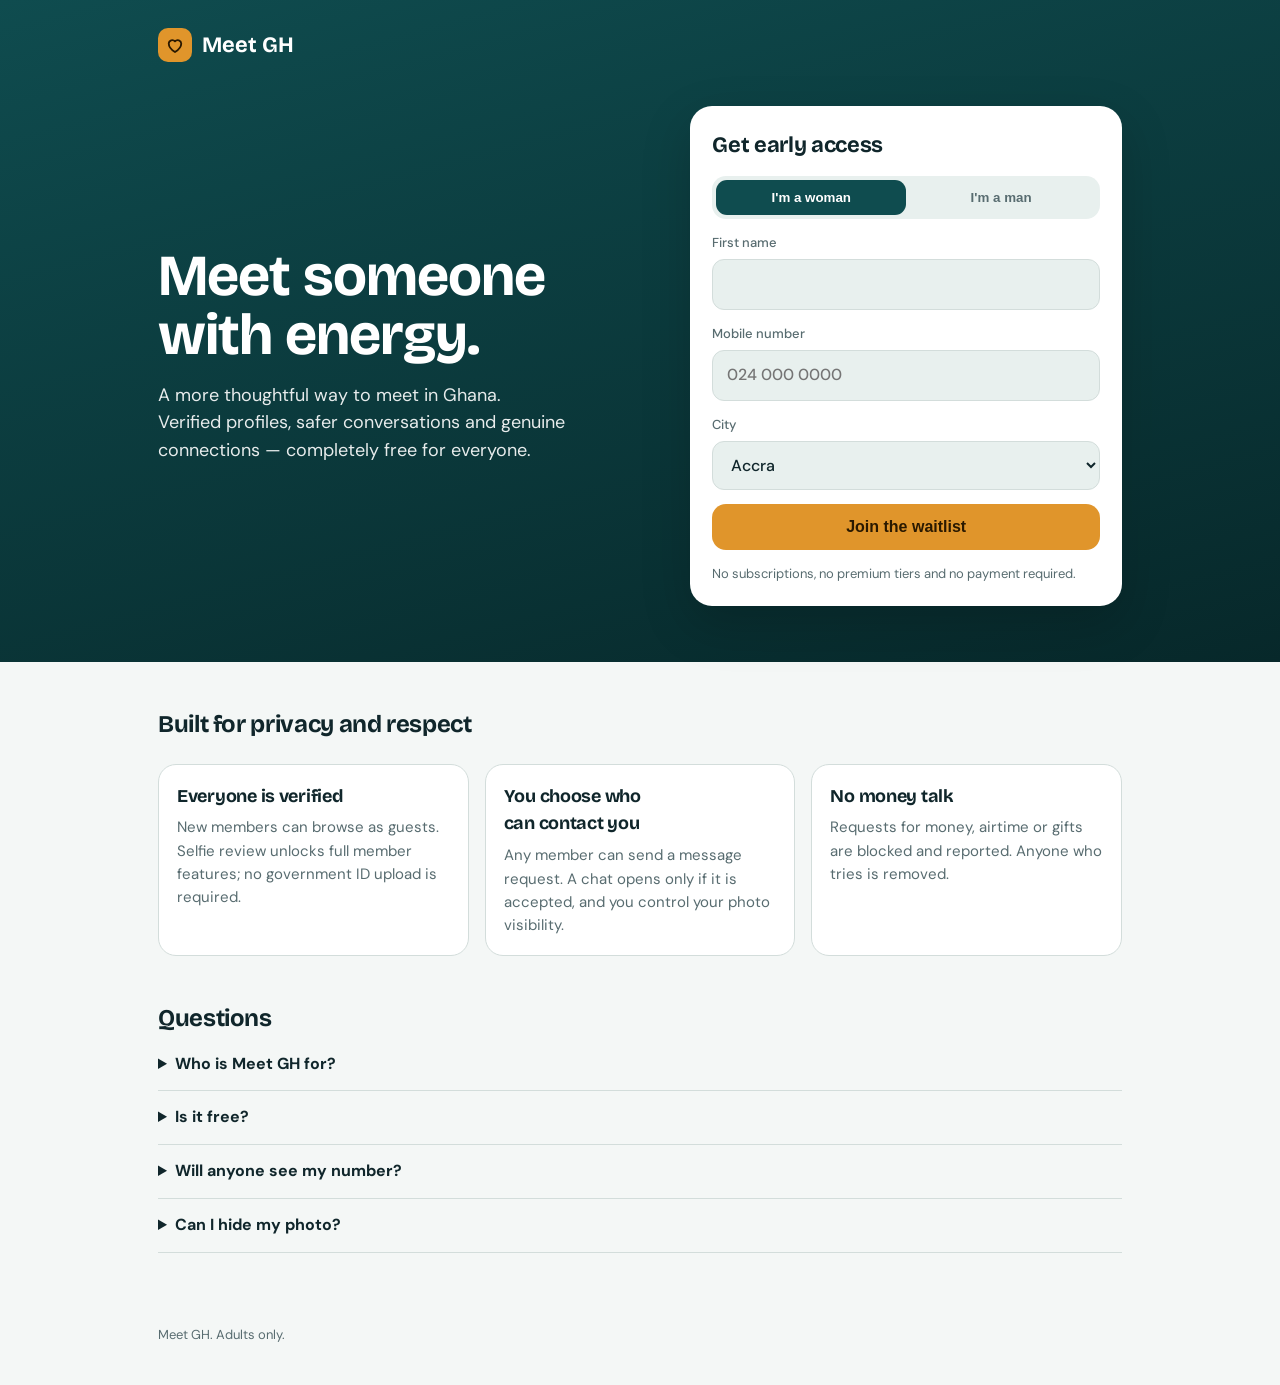
<file: landing.html>
<!doctype html>
<html lang="en">
<head>
<meta charset="utf-8">
<meta name="viewport" content="width=device-width,initial-scale=1,viewport-fit=cover">
<title>Meet GH Waitlist</title>
<meta name="description" content="Meet GH is private, verified dating in Ghana for women who want someone with energy. Join the waitlist.">
<meta name="theme-color" content="#0F4C4F">
<link rel="icon" href="icon.svg" type="image/svg+xml">
<link rel="preconnect" href="https://fonts.googleapis.com">
<link rel="preconnect" href="https://fonts.gstatic.com" crossorigin>
<link rel="stylesheet" href="https://fonts.googleapis.com/css2?family=Bricolage+Grotesque:opsz,wght@12..96,500;12..96,700&family=DM+Sans:wght@400;500;700&display=swap">
<style>
:root{
  --bg:#F4F7F6; --surface:#FFFFFF; --surface2:#E8F0EE; --ink:#10262B; --muted:#586C70; --line:#D3DDDB;
  --brand:#0F4C4F; --on-brand:#FFFFFF; --accent:#E0952B; --on-accent:#2A1900; --tint:#DCEBE9; --danger:#B93A2E; --good:#1E7F55;
  --f-display:'Bricolage Grotesque',system-ui,sans-serif; --f-body:'DM Sans',system-ui,sans-serif;
}
@media (prefers-color-scheme: dark){
  :root:not([data-theme="light"]){
    --bg:#071113; --surface:#0E1F22; --surface2:#152A2E; --ink:#E4EEEC; --muted:#8CA3A6; --line:#22373B;
    --brand:#3AA3A6; --on-brand:#04191A; --accent:#E8A94F; --on-accent:#2A1900; --tint:#123136; --danger:#F07A6E; --good:#4CC08A; color-scheme:dark;
  }
}
:root[data-theme="dark"]{
  --bg:#071113; --surface:#0E1F22; --surface2:#152A2E; --ink:#E4EEEC; --muted:#8CA3A6; --line:#22373B;
  --brand:#3AA3A6; --on-brand:#04191A; --accent:#E8A94F; --on-accent:#2A1900; --tint:#123136; --danger:#F07A6E; --good:#4CC08A; color-scheme:dark;
}
*{box-sizing:border-box}
body{margin:0;background:var(--bg);color:var(--ink);font-family:var(--f-body);font-size:16px;line-height:1.55}
h1,h2,h3{font-family:var(--f-display);margin:0;letter-spacing:-.015em;text-wrap:balance}
p{margin:0}
[hidden]{display:none!important}
:focus-visible{outline:2px solid var(--accent);outline-offset:2px}
.wrap{max-width:1000px;margin:0 auto;padding-left:max(18px,env(safe-area-inset-left));padding-right:max(18px,env(safe-area-inset-right))}
header.hero{background:linear-gradient(165deg,#0F4C4F,#07282A);color:#fff;padding-block:28px 56px}
.brand{display:flex;align-items:center;gap:10px;font-family:var(--f-display);font-weight:700;font-size:22px}
.brand i{width:34px;height:34px;border-radius:10px;background:var(--accent);display:grid;place-items:center;color:var(--on-accent)}
.brand svg{width:20px;height:20px}
.hero-grid{display:grid;grid-template-columns:1.15fr 1fr;gap:36px;align-items:center;margin-top:44px}
.hero h1{font-size:clamp(34px,6vw,58px);line-height:1.02}
.hero p.lead{font-size:18px;opacity:.9;margin-top:16px;max-width:34ch}
.card{background:var(--surface);color:var(--ink);border-radius:22px;padding:22px;display:flex;flex-direction:column;gap:14px;box-shadow:0 18px 50px rgba(0,0,0,.18)}
.card h2{font-size:22px}
.seg{display:grid;grid-template-columns:1fr 1fr;background:var(--surface2);border-radius:14px;padding:4px}
.seg button{border:0;background:none;padding:10px;border-radius:11px;font-weight:700;cursor:pointer;color:var(--muted)}
.seg button[aria-pressed="true"]{background:var(--brand);color:var(--on-brand)}
label{display:flex;flex-direction:column;gap:6px;font-size:13px;font-weight:500;color:var(--muted)}
input,select{width:100%;background:var(--surface2);border:1px solid var(--line);border-radius:12px;padding:12px 14px;font:inherit;font-size:16px;color:var(--ink)}
.btn{border:0;border-radius:14px;padding:14px 18px;font-weight:700;font-size:16px;cursor:pointer;background:var(--accent);color:var(--on-accent)}
.btn:disabled{opacity:.6;cursor:wait}
.err{color:var(--danger);font-size:14px}
.ok{background:color-mix(in srgb,var(--good) 14%,var(--surface));border:1px solid var(--good);border-radius:14px;padding:14px}
.small{font-size:13px;color:var(--muted)}
section{padding-block:44px}
.points{display:grid;grid-template-columns:repeat(auto-fit,minmax(230px,1fr));gap:16px;margin-top:20px}
.point{background:var(--surface);border:1px solid var(--line);border-radius:18px;padding:18px;display:flex;flex-direction:column;gap:6px}
.point h3{font-size:18px}
.point p{color:var(--muted);font-size:15px}
details{border-bottom:1px solid var(--line);padding:14px 0}
summary{font-weight:700;cursor:pointer}
details p{margin-top:8px;color:var(--muted)}
footer{padding-block:28px 40px;color:var(--muted);font-size:13px}
@media (max-width:760px){.hero-grid{grid-template-columns:1fr;gap:26px;margin-top:30px}}
</style>
</head>
<body>
<header class="hero"><div class="wrap">
  <div class="brand"><i><svg viewBox="0 0 24 24" fill="none" stroke="currentColor" stroke-width="2.2" stroke-linecap="round" stroke-linejoin="round"><path d="M12 20.5s-7.5-4.6-7.5-10.2A4.3 4.3 0 0 1 12 7.6a4.3 4.3 0 0 1 7.5 2.7c0 5.600-7.500 10.200-7.500 10.200z"/></svg></i>Meet GH</div>
  <div class="hero-grid">
    <div><h1>Meet someone with energy.</h1><p class="lead">A more thoughtful way to meet in Ghana. Verified profiles, safer conversations and genuine connections — completely free for everyone.</p></div>
    <form class="card" id="wl" novalidate>
      <h2>Get early access</h2>
      <div class="seg" role="group" aria-label="I am a"><button type="button" id="rw" aria-pressed="true">I'm a woman</button><button type="button" id="rm" aria-pressed="false">I'm a man</button></div>
      <label>First name<input id="nm" type="text" autocomplete="given-name" maxlength="60" required></label>
      <label>Mobile number<input id="ph" type="tel" inputmode="numeric" autocomplete="tel-national" placeholder="024 000 0000" required></label>
      <label>City<select id="ct"><option>Accra</option><option>Tema</option><option>Kumasi</option><option>Cape Coast</option><option>Takoradi</option><option>Tamale</option></select></label>
      <p class="err" id="err" hidden></p>
      <button class="btn" id="go" type="submit">Join the waitlist</button>
      <p class="small" id="note">No subscriptions, no premium tiers and no payment required.</p>
      <div class="ok" id="done" hidden><b id="donetitle">You are on the list.</b><p id="donetext" class="small"></p></div>
    </form>
  </div>
</div></header>

<section><div class="wrap"><h2>Built for privacy and respect</h2>
  <div class="points">
    <div class="point"><h3>Everyone is verified</h3><p>New members can browse as guests. Selfie review unlocks full member features; no government ID upload is required.</p></div>
    <div class="point"><h3>You choose who can contact you</h3><p>Any member can send a message request. A chat opens only if it is accepted, and you control your photo visibility.</p></div>
    <div class="point"><h3>No money talk</h3><p>Requests for money, airtime or gifts are blocked and reported. Anyone who tries is removed.</p></div>
  </div></div></section>

<section style="padding-top:0"><div class="wrap"><h2>Questions</h2>
  <details><summary>Who is Meet GH for?</summary><p>Adults aged 18 and over who want to meet genuine people in a respectful, safe environment.</p></details>
  <details><summary>Is it free?</summary><p>Yes. Every feature is free for every member. There are no subscriptions, paid boosts or locked features.</p></details>
  <details><summary>Will anyone see my number?</summary><p>No. Your number is used for sign-in and never shown on your profile.</p></details>
  <details><summary>Can I hide my photo?</summary><p>Yes. You can hide your profile photo so only people you match with can see it.</p></details>
</div></section>
<footer><div class="wrap">Meet GH. Adults only.</div></footer>

<script src="js/config.js"></script>
<script src="js/shared.js"></script>
<script src="js/api-demo.js"></script>
<script src="js/api-supabase.js"></script>
<script src="js/api.js"></script>
<script>
(function () {
  var U = window.Meet GHUtil, API = window.API, role = 'woman';
  var $ = function (s) { return document.querySelector(s); };
  function setRole(r) {
    role = r;
    $('#rw').setAttribute('aria-pressed', r === 'woman'); $('#rm').setAttribute('aria-pressed', r === 'man');
    $('#note').textContent = r === 'woman' ? 'No subscriptions, no premium tiers and no payment required.' : 'Everyone gets the same free features. We only text you about your invite.';
  }
  $('#rw').onclick = function () { setRole('woman'); };
  $('#rm').onclick = function () { setRole('man'); };
  $('#wl').addEventListener('submit', function (e) {
    e.preventDefault();
    var err = $('#err'); err.hidden = true;
    var name = $('#nm').value.trim();
    if (!name) { err.textContent = 'Enter your first name.'; err.hidden = false; return; }
    if (!U.normalizePhone($('#ph').value)) { err.textContent = 'Enter a valid Ghana mobile number, for example 024 000 0000.'; err.hidden = false; return; }
    $('#go').disabled = true;
    API.init().then(function () {
      return API.joinWaitlist({ name: name, phone: $('#ph').value, city: $('#ct').value, role: role });
    }).then(function (r) {
      $('#done').hidden = false; $('#go').hidden = true;
      $('#donetitle').textContent = r.duplicate ? 'You are already on the list.' : 'You are on the list.';
      $('#donetext').textContent = role === 'woman' ? 'We will text you when your invite is ready. Everyone gets the same free access.' : 'We will text you when your invite is ready.';
    }).catch(function (x) {
      err.textContent = U.friendly(x); err.hidden = false; $('#go').disabled = false;
    });
  });
})();
</script>
</body>
</html>
</file>
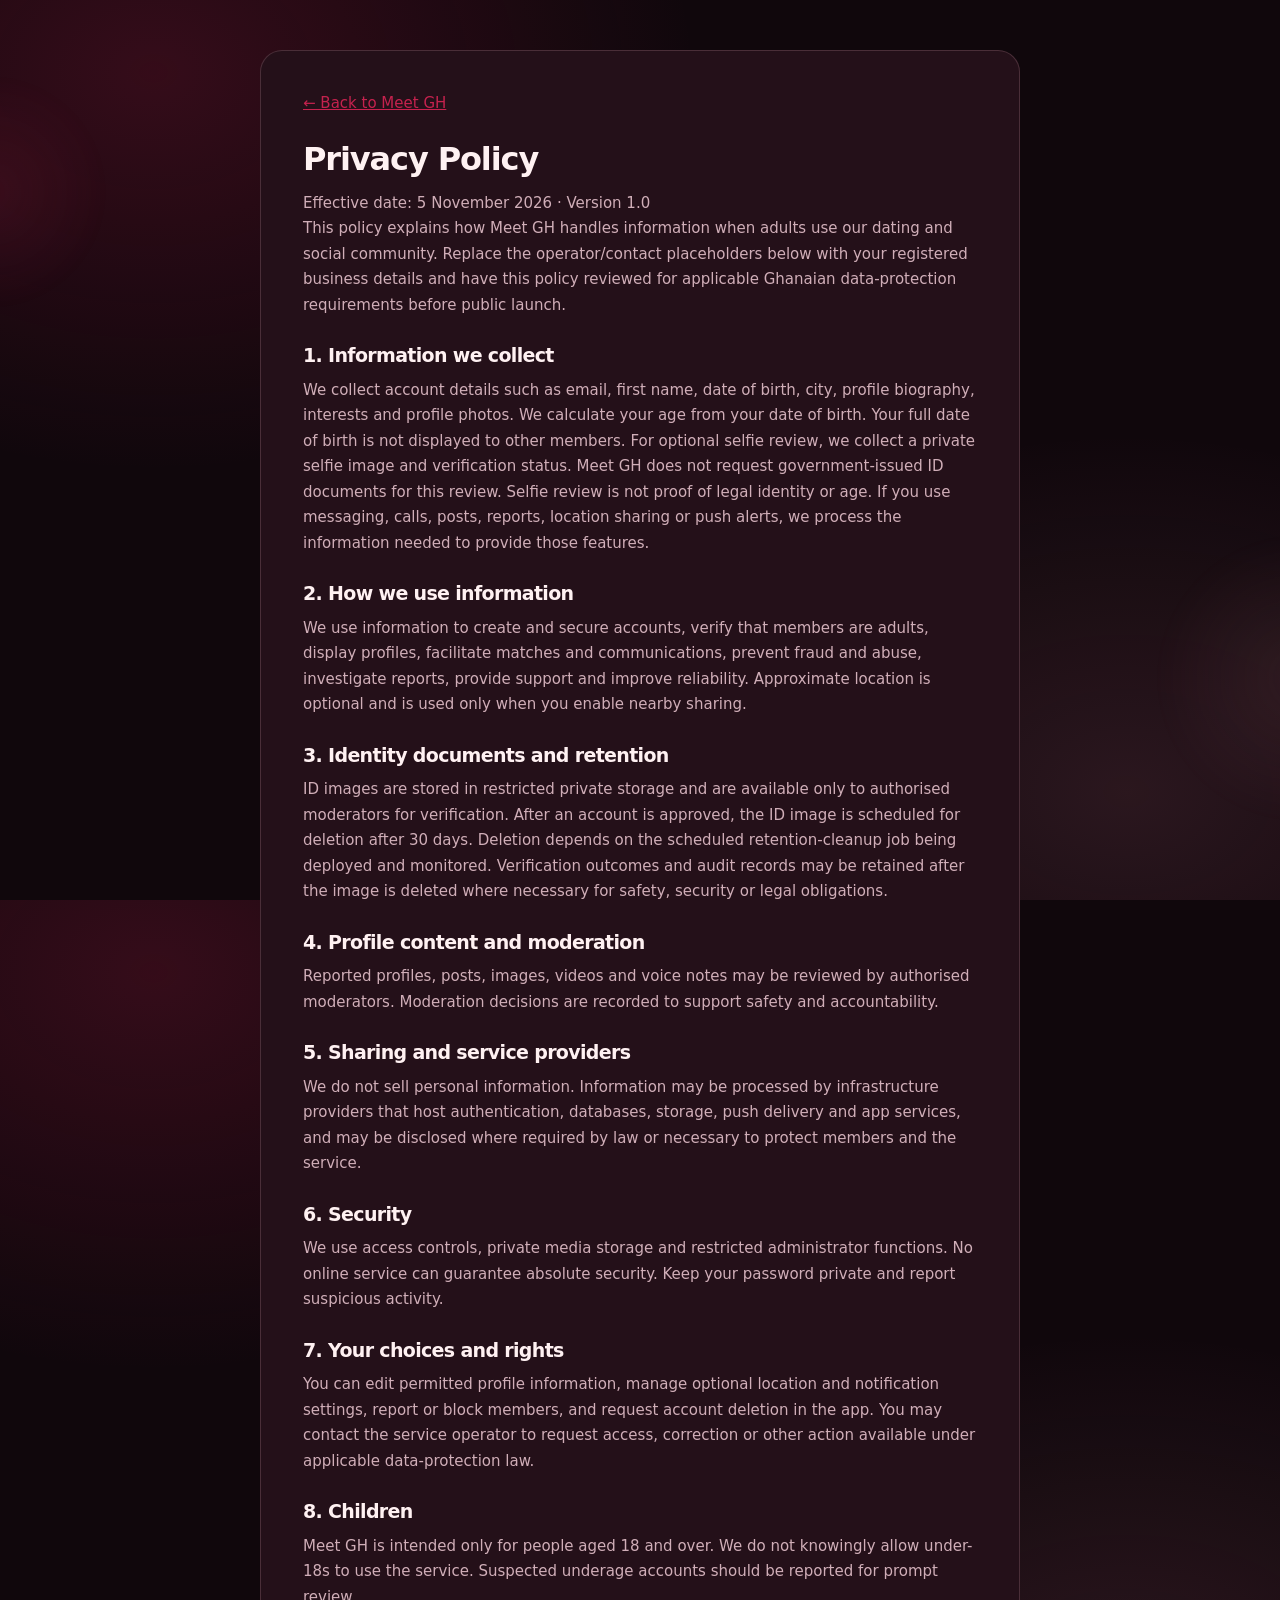
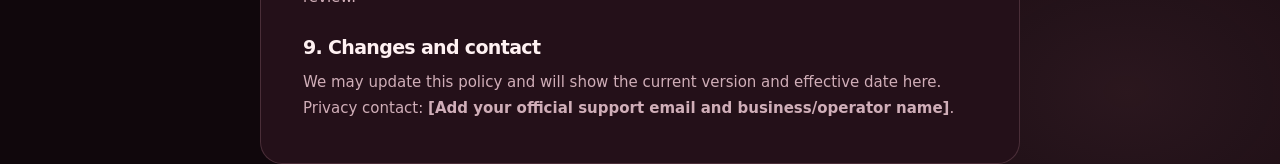
<file: privacy.html>
<!doctype html><html lang="en"><head><meta charset="utf-8"><meta name="viewport" content="width=device-width,initial-scale=1"><meta name="theme-color" content="#0F4C4F"><title>Privacy Policy · Meet GH</title><link rel="stylesheet" href="css/app.css"><style>body{padding:24px 16px}.legal{max-width:760px;margin:30px auto;background:var(--surface);border:1px solid var(--line);border-radius:22px;padding:clamp(20px,5vw,42px)}.legal h1{font-size:32px;margin-bottom:8px}.legal h2{font-size:19px;margin:24px 0 8px}.legal p,.legal li{color:var(--muted);line-height:1.7}.legal a{color:var(--brand)}</style></head><body><main class="legal"><a href="index.html">← Back to Meet GH</a><h1>Privacy Policy</h1><p>Effective date: 5 November 2026 · Version 1.0</p><p>This policy explains how Meet GH handles information when adults use our dating and social community. Replace the operator/contact placeholders below with your registered business details and have this policy reviewed for applicable Ghanaian data-protection requirements before public launch.</p>
<h2>1. Information we collect</h2><p>We collect account details such as email, first name, date of birth, city, profile biography, interests and profile photos. We calculate your age from your date of birth. Your full date of birth is not displayed to other members. For optional selfie review, we collect a private selfie image and verification status. Meet GH does not request government-issued ID documents for this review. Selfie review is not proof of legal identity or age. If you use messaging, calls, posts, reports, location sharing or push alerts, we process the information needed to provide those features.</p>
<h2>2. How we use information</h2><p>We use information to create and secure accounts, verify that members are adults, display profiles, facilitate matches and communications, prevent fraud and abuse, investigate reports, provide support and improve reliability. Approximate location is optional and is used only when you enable nearby sharing.</p>
<h2>3. Identity documents and retention</h2><p>ID images are stored in restricted private storage and are available only to authorised moderators for verification. After an account is approved, the ID image is scheduled for deletion after 30 days. Deletion depends on the scheduled retention-cleanup job being deployed and monitored. Verification outcomes and audit records may be retained after the image is deleted where necessary for safety, security or legal obligations.</p>
<h2>4. Profile content and moderation</h2><p>Reported profiles, posts, images, videos and voice notes may be reviewed by authorised moderators. Moderation decisions are recorded to support safety and accountability.</p>
<h2>5. Sharing and service providers</h2><p>We do not sell personal information. Information may be processed by infrastructure providers that host authentication, databases, storage, push delivery and app services, and may be disclosed where required by law or necessary to protect members and the service.</p>
<h2>6. Security</h2><p>We use access controls, private media storage and restricted administrator functions. No online service can guarantee absolute security. Keep your password private and report suspicious activity.</p>
<h2>7. Your choices and rights</h2><p>You can edit permitted profile information, manage optional location and notification settings, report or block members, and request account deletion in the app. You may contact the service operator to request access, correction or other action available under applicable data-protection law.</p>
<h2>8. Children</h2><p>Meet GH is intended only for people aged 18 and over. We do not knowingly allow under-18s to use the service. Suspected underage accounts should be reported for prompt review.</p>
<h2>9. Changes and contact</h2><p>We may update this policy and will show the current version and effective date here. Privacy contact: <strong>[Add your official support email and business/operator name]</strong>.</p></main></body></html>
</file>
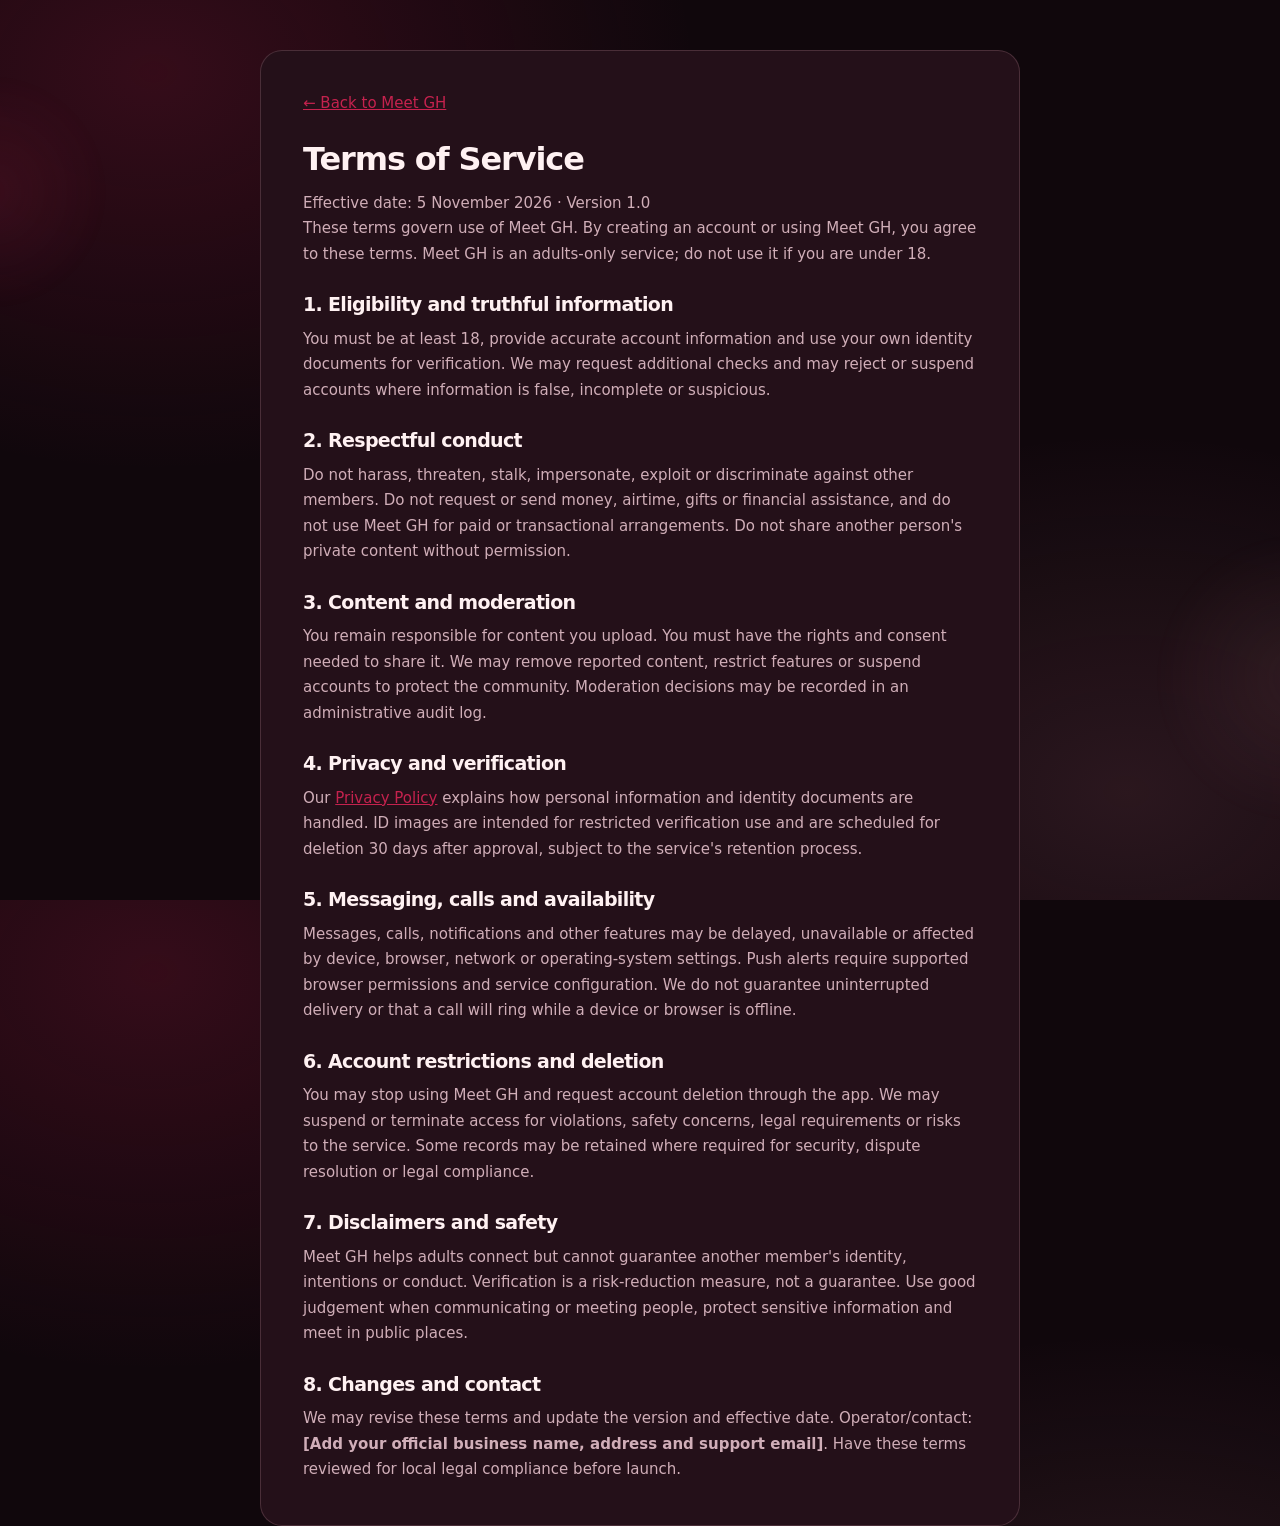
<file: terms.html>
<!doctype html><html lang="en"><head><meta charset="utf-8"><meta name="viewport" content="width=device-width,initial-scale=1"><meta name="theme-color" content="#0F4C4F"><title>Terms of Service · Meet GH</title><link rel="stylesheet" href="css/app.css"><style>body{padding:24px 16px}.legal{max-width:760px;margin:30px auto;background:var(--surface);border:1px solid var(--line);border-radius:22px;padding:clamp(20px,5vw,42px)}.legal h1{font-size:32px;margin-bottom:8px}.legal h2{font-size:19px;margin:24px 0 8px}.legal p,.legal li{color:var(--muted);line-height:1.7}.legal a{color:var(--brand)}</style></head><body><main class="legal"><a href="index.html">← Back to Meet GH</a><h1>Terms of Service</h1><p>Effective date: 5 November 2026 · Version 1.0</p><p>These terms govern use of Meet GH. By creating an account or using Meet GH, you agree to these terms. Meet GH is an adults-only service; do not use it if you are under 18.</p>
<h2>1. Eligibility and truthful information</h2><p>You must be at least 18, provide accurate account information and use your own identity documents for verification. We may request additional checks and may reject or suspend accounts where information is false, incomplete or suspicious.</p>
<h2>2. Respectful conduct</h2><p>Do not harass, threaten, stalk, impersonate, exploit or discriminate against other members. Do not request or send money, airtime, gifts or financial assistance, and do not use Meet GH for paid or transactional arrangements. Do not share another person's private content without permission.</p>
<h2>3. Content and moderation</h2><p>You remain responsible for content you upload. You must have the rights and consent needed to share it. We may remove reported content, restrict features or suspend accounts to protect the community. Moderation decisions may be recorded in an administrative audit log.</p>
<h2>4. Privacy and verification</h2><p>Our <a href="privacy.html">Privacy Policy</a> explains how personal information and identity documents are handled. ID images are intended for restricted verification use and are scheduled for deletion 30 days after approval, subject to the service's retention process.</p>
<h2>5. Messaging, calls and availability</h2><p>Messages, calls, notifications and other features may be delayed, unavailable or affected by device, browser, network or operating-system settings. Push alerts require supported browser permissions and service configuration. We do not guarantee uninterrupted delivery or that a call will ring while a device or browser is offline.</p>
<h2>6. Account restrictions and deletion</h2><p>You may stop using Meet GH and request account deletion through the app. We may suspend or terminate access for violations, safety concerns, legal requirements or risks to the service. Some records may be retained where required for security, dispute resolution or legal compliance.</p>
<h2>7. Disclaimers and safety</h2><p>Meet GH helps adults connect but cannot guarantee another member's identity, intentions or conduct. Verification is a risk-reduction measure, not a guarantee. Use good judgement when communicating or meeting people, protect sensitive information and meet in public places.</p>
<h2>8. Changes and contact</h2><p>We may revise these terms and update the version and effective date. Operator/contact: <strong>[Add your official business name, address and support email]</strong>. Have these terms reviewed for local legal compliance before launch.</p></main></body></html>
</file>
<file: css/app.css>
/* Layout: a phone-sized app frame centred under a slim control strip (role switch + screen jump). Teal ink with a kente-gold accent. */
:root{
  --bg:#E9EEEC; --surface:#FFFFFF; --surface2:#F2F6F5; --ink:#10262B; --muted:#586C70; --line:#D3DDDB;
  --brand:#0F4C4F; --on-brand:#FFFFFF; --accent:#E0952B; --on-accent:#2A1900; --tint:#DCEBE9;
  --good:#1E7F55; --warn:#A8480A; --danger:#B93A2E;
  --f-display:'Bricolage Grotesque',system-ui,sans-serif; --f-body:'DM Sans',system-ui,sans-serif;
}
@media (prefers-color-scheme: dark){
  :root:not([data-theme="light"]){
    --bg:#071113; --surface:#0E1F22; --surface2:#152A2E; --ink:#E4EEEC; --muted:#8CA3A6; --line:#22373B;
    --brand:#3AA3A6; --on-brand:#04191A; --accent:#E8A94F; --on-accent:#2A1900; --tint:#123136;
    --good:#4CC08A; --warn:#E9A066; --danger:#F07A6E; color-scheme:dark;
  }
}
:root[data-theme="dark"]{
  --bg:#071113; --surface:#0E1F22; --surface2:#152A2E; --ink:#E4EEEC; --muted:#8CA3A6; --line:#22373B;
  --brand:#3AA3A6; --on-brand:#04191A; --accent:#E8A94F; --on-accent:#2A1900; --tint:#123136;
  --good:#4CC08A; --warn:#E9A066; --danger:#F07A6E; color-scheme:dark;
}
*{box-sizing:border-box}
body{background:var(--bg);color:var(--ink);font-family:var(--f-body);font-size:15px;line-height:1.45;
  padding-block:20px 32px;padding-left:max(16px,env(safe-area-inset-left,0px));padding-right:max(16px,env(safe-area-inset-right,0px))}
button,input,select,textarea{font:inherit;color:inherit}
.ctl{display:flex;gap:8px;align-items:center;flex-wrap:wrap}
.seg{display:inline-flex;background:var(--surface);border:1px solid var(--line);border-radius:999px;padding:3px}
.seg button{border:0;background:none;padding:6px 14px;border-radius:999px;cursor:pointer;font-size:13px;font-weight:500;color:var(--muted)}
.seg button[aria-pressed="true"]{background:var(--brand);color:var(--on-brand)}
select{background:var(--surface);border:1px solid var(--line);border-radius:10px;padding:7px 10px;font-size:13px;max-width:170px}
:focus-visible{outline:2px solid var(--accent);outline-offset:2px}

.phone{position:relative;max-width:420px;height:760px;margin:0 auto;background:var(--surface);border:1px solid var(--line);
  border-radius:30px;overflow:hidden;display:flex;flex-direction:column;box-shadow:0 18px 50px rgba(8,30,34,.14)}
@media (max-width:460px){.phone{border-radius:20px;height:calc(100dvh - 120px);min-height:560px}}
#screen{flex:1;overflow-y:auto;overflow-x:hidden;min-height:0}
.pad{padding:18px 20px 24px;display:flex;flex-direction:column;gap:16px}
.bar{display:flex;align-items:center;gap:10px;padding:14px 16px 6px}
.bar h2{font-family:var(--f-display);font-size:20px;margin:0;font-weight:700;letter-spacing:-.01em;flex:1;min-width:0}
.icon-btn{width:38px;height:38px;border-radius:50%;border:1px solid var(--line);background:var(--surface);display:grid;place-items:center;cursor:pointer;flex:none}
.icon-btn svg{width:18px;height:18px}
h3{font-family:var(--f-display);font-size:17px;margin:0;font-weight:700}
p{margin:0}
.muted{color:var(--muted)} .small{font-size:13px}
.stack{display:flex;flex-direction:column;gap:10px}
.row{display:flex;gap:10px;align-items:center}
.row.wrap{flex-wrap:wrap}
.grow{flex:1;min-width:0}

.btn{border:0;border-radius:14px;padding:13px 18px;font-weight:700;cursor:pointer;background:var(--surface2);color:var(--ink);text-align:center;font-size:15px}
.btn.primary{background:var(--brand);color:var(--on-brand)}
.btn.gold{background:var(--accent);color:var(--on-accent)}
.btn.ghost{background:none;border:1px solid var(--line)}
.btn.danger{background:none;color:var(--danger);border:1px solid var(--danger)}
.btn:disabled{opacity:.45;cursor:not-allowed}
.btn.sm{padding:8px 14px;font-size:13px;border-radius:11px}

label.f{display:flex;flex-direction:column;gap:6px;font-size:13px;font-weight:500;color:var(--muted)}
input[type=text],input[type=tel],input[type=number],textarea,select.full{width:100%;background:var(--surface2);border:1px solid var(--line);border-radius:12px;padding:12px 14px;color:var(--ink);font-size:15px}
textarea{min-height:96px;resize:vertical}
.err{color:var(--danger);font-size:13px}
.chip{border:1px solid var(--line);background:var(--surface);border-radius:999px;padding:7px 13px;font-size:13px;cursor:pointer;font-weight:500}
.chip[aria-pressed="true"]{background:var(--tint);border-color:var(--brand);color:var(--brand)}
.badge{display:inline-flex;align-items:center;gap:4px;font-size:12px;font-weight:700;padding:3px 9px;border-radius:999px;background:var(--tint);color:var(--brand)}
.badge svg{width:12px;height:12px}
.badge.warn{background:color-mix(in srgb,var(--warn) 16%,var(--surface));color:var(--warn)}
.badge.good{background:color-mix(in srgb,var(--good) 16%,var(--surface));color:var(--good)}
.card{background:var(--surface2);border-radius:18px;padding:14px}
.list>*+*{border-top:1px solid var(--line)}
.item{display:flex;gap:12px;align-items:center;padding:12px 0;width:100%;background:none;border:0;text-align:left;cursor:pointer}
.item .grow b{display:block}
.banner{display:flex;gap:10px;align-items:flex-start;padding:12px 14px;border-radius:14px;background:color-mix(in srgb,var(--accent) 18%,var(--surface));font-size:13px}
.banner svg{width:18px;height:18px;flex:none;margin-top:1px}

.av{--h:190;position:relative;flex:none;width:var(--s,48px);height:var(--s,48px);border-radius:50%;display:grid;place-items:center;overflow:hidden;
  background:linear-gradient(140deg,hsl(var(--h) 46% 36%),hsl(calc(var(--h) + 34) 52% 54%));color:#fff;font-family:var(--f-display);font-weight:700;font-size:calc(var(--s,48px)*.38)}
.av.sq{border-radius:22px}
.av.hid span{filter:blur(6px)}
.av.hid::after{content:"";position:absolute;inset:0;background:rgba(0,0,0,.28)}
.av.hid svg{position:absolute;z-index:1;width:34%;height:34%;color:#fff}

.splash{min-height:100%;padding:60px 28px 28px;display:flex;flex-direction:column;gap:18px;justify-content:center;
  background:linear-gradient(170deg,#0F4C4F,#07282A);color:#fff}
.splash .mark{width:64px;height:64px;border-radius:20px;background:var(--accent);color:var(--on-accent);display:grid;place-items:center}
.splash .mark svg{width:34px;height:34px}
.splash h1{font-family:var(--f-display);font-size:44px;line-height:1;margin:6px 0 0;letter-spacing:-.02em}
.splash p{font-size:17px;opacity:.9;max-width:28ch}
.splash small{opacity:.7;font-size:12px}
.splash .btn.ghost{border-color:rgba(255,255,255,.4);color:inherit}
.splash .btn.primary{background:var(--accent);color:var(--on-accent)}
.opt{display:flex;gap:14px;align-items:center;width:100%;text-align:left;background:var(--surface2);border:2px solid transparent;border-radius:18px;padding:16px;cursor:pointer}
.opt:hover{border-color:var(--brand)}
.opt b{font-family:var(--f-display);font-size:18px;display:block}
.slots{display:grid;grid-template-columns:repeat(3,1fr);gap:10px}
.slot{aspect-ratio:3/4;border:2px dashed var(--line);border-radius:16px;background:var(--surface2);display:grid;place-items:center;cursor:pointer;color:var(--muted);font-size:26px;position:relative;overflow:hidden}
.slot.on{border:0;background:linear-gradient(150deg,hsl(var(--h) 46% 36%),hsl(calc(var(--h) + 40) 52% 56%));color:#fff;font-size:12px}
.camera{width:170px;height:170px;border-radius:50%;margin:8px auto;border:3px dashed var(--brand);display:grid;place-items:center;color:var(--brand);text-align:center;font-size:13px;padding:20px}
.camera.ok{border-style:solid;border-color:var(--good);color:var(--good)}
.camera svg{width:40px;height:40px;display:block;margin:0 auto 6px}

.deck{padding:6px 16px 16px;display:flex;flex-direction:column;gap:14px}
.pcard{border-radius:24px;background:var(--surface2);padding:18px;display:flex;flex-direction:column;gap:14px;cursor:pointer}
.pcard .hero{display:grid;place-items:center;padding:10px 0 4px}
.pcard h3{font-size:24px}
.acts{display:flex;justify-content:center;gap:22px}
.round{width:62px;height:62px;border-radius:50%;border:0;display:grid;place-items:center;cursor:pointer;background:var(--surface2);box-shadow:0 0 0 1px var(--line) inset}
.round svg{width:26px;height:26px}
.round.like{background:var(--accent);color:var(--on-accent);box-shadow:none}
.tags{display:flex;flex-wrap:wrap;gap:6px}
.tags span{font-size:12px;padding:4px 10px;border-radius:999px;background:var(--surface);border:1px solid var(--line)}

.tabs{display:flex;border-top:1px solid var(--line);background:var(--surface);padding:6px 6px calc(6px + env(safe-area-inset-bottom,0px))}
.tabs button{flex:1;border:0;background:none;display:flex;flex-direction:column;align-items:center;gap:2px;font-size:11px;font-weight:500;color:var(--muted);padding:6px 0;cursor:pointer;position:relative}
.tabs svg{width:22px;height:22px}
.tabs button[aria-current="page"]{color:var(--brand);font-weight:700}
.dot{position:absolute;top:2px;left:calc(50% + 6px);min-width:16px;height:16px;border-radius:8px;background:var(--accent);color:var(--on-accent);font-size:10px;font-weight:700;display:grid;place-items:center;padding:0 4px}

.chat{display:flex;flex-direction:column;height:100%}
.msgs{flex:1;overflow-y:auto;padding:12px 16px;display:flex;flex-direction:column;gap:8px;min-height:0}
.b{max-width:80%;padding:9px 13px;border-radius:16px;font-size:14px;overflow-wrap:anywhere}
.b.them{background:var(--surface2);align-self:flex-start;border-bottom-left-radius:5px}
.b.me{background:var(--brand);color:var(--on-brand);align-self:flex-end;border-bottom-right-radius:5px}
.b.flag{outline:2px solid var(--warn)}
.sys{align-self:center;max-width:92%;font-size:12.5px;padding:10px 12px;border-radius:12px;background:color-mix(in srgb,var(--warn) 14%,var(--surface));color:var(--ink);border:1px solid color-mix(in srgb,var(--warn) 45%,var(--line))}
.composer{display:flex;gap:8px;padding:10px 12px calc(10px + env(safe-area-inset-bottom,0px));border-top:1px solid var(--line)}
.composer input{flex:1;min-width:0;border-radius:999px}

.toggle{display:flex;justify-content:space-between;gap:14px;align-items:center;padding:13px 0;width:100%;background:none;border:0;text-align:left;cursor:pointer}
.sw{width:46px;height:28px;border-radius:14px;background:var(--line);position:relative;flex:none;transition:background .15s}
.sw::after{content:"";position:absolute;top:3px;left:3px;width:22px;height:22px;border-radius:50%;background:#fff;transition:transform .15s}
[aria-checked="true"] .sw{background:var(--brand)}
[aria-checked="true"] .sw::after{transform:translateX(18px)}
.plan{border:2px solid var(--line);border-radius:18px;padding:14px;cursor:pointer;background:none;text-align:left;width:100%;display:flex;justify-content:space-between;align-items:center;gap:10px}
.plan[aria-pressed="true"]{border-color:var(--brand);background:var(--tint)}
.plan b{font-family:var(--f-display);font-size:18px}
.toast{position:absolute;left:16px;right:16px;bottom:84px;background:var(--ink);color:var(--surface);padding:12px 14px;border-radius:14px;font-size:13.5px;z-index:5;box-shadow:0 8px 24px rgba(0,0,0,.25)}
details{border-bottom:1px solid var(--line);padding:12px 0}
summary{font-weight:700;cursor:pointer}
details p{margin-top:8px;color:var(--muted);font-size:14px}
.steps{display:flex;flex-direction:column;gap:14px}
.step{display:flex;gap:12px;align-items:flex-start}
.step i{flex:none;width:26px;height:26px;border-radius:50%;display:grid;place-items:center;background:var(--surface2);color:var(--muted);font-style:normal;font-size:12px;font-weight:700}
.step.done i{background:var(--good);color:#fff}
.step.wait i{background:var(--accent);color:var(--on-accent)}
.step svg{width:14px;height:14px}
.note{text-align:center;color:var(--muted);font-size:12px;max-width:420px;margin:12px auto 0}
.me-btn{padding:0;border:2px solid var(--line);background:none;cursor:pointer;border-radius:50%;width:40px;height:40px;display:grid;place-items:center;flex:none}
.me-btn .av{--s:32px}
.badge.gold{background:color-mix(in srgb,var(--accent) 26%,var(--surface));color:var(--warn)}
.compose{background:var(--surface2);border-radius:18px;padding:12px;display:flex;flex-direction:column;gap:10px}
.compose textarea{min-height:64px;background:var(--surface)}
.attach{position:relative;border-radius:14px;overflow:hidden}
.attach img{display:block;width:100%;max-height:220px;object-fit:cover}
.attach button{position:absolute;top:8px;right:8px;background:var(--surface)}
.hscroll{display:flex;gap:12px;overflow-x:auto;padding:2px 20px 8px;margin:0 -20px;scroll-snap-type:x proximity}
.hscroll::after{content:"";flex:0 0 8px}
.fcard{flex:none;width:132px;background:var(--surface2);border-radius:18px;padding:14px 8px;display:flex;flex-direction:column;align-items:center;gap:6px;border:0;cursor:pointer;text-align:center;scroll-snap-align:start}
.fcard b{font-size:14px}
.post{display:flex;flex-direction:column;gap:10px;padding:14px 0;border-top:1px solid var(--line)}
.pimg{border-radius:16px;overflow:hidden;aspect-ratio:4/3;max-width:100%;position:relative;display:flex;align-items:flex-end}
.pimg img{width:100%;height:100%;object-fit:cover;display:block}
.pimg.g{background:linear-gradient(160deg,hsl(var(--h) 50% 40%),hsl(calc(var(--h) + 50) 55% 62%))}
.pimg span{margin:10px;padding:4px 10px;border-radius:999px;background:rgba(0,0,0,.45);color:#fff;font-size:12px}
.pgrid{display:grid;grid-template-columns:repeat(2,minmax(0,1fr));gap:12px}
.pcell{background:var(--surface2);border:0;border-radius:18px;padding:10px;display:flex;flex-direction:column;align-items:flex-start;gap:8px;cursor:pointer;text-align:left;min-width:0}
.pcell .av{width:100%;height:auto;aspect-ratio:1/1;border-radius:14px;font-size:44px}
.pcell b{display:block;overflow:hidden;text-overflow:ellipsis;white-space:nowrap;max-width:100%}
.subcard{border-radius:18px;padding:16px;background:var(--tint);border:1px solid var(--brand);display:flex;flex-direction:column;gap:10px}
@media (prefers-reduced-motion:reduce){*{transition:none!important}}

/* ===== Akoma app frame (replaces the prototype strip) ===== */
:root{--gap:0px}
html,body{height:100%}
body{padding:0;margin:0;display:flex;justify-content:center;align-items:flex-start}
.phone{width:100%;max-width:440px;height:calc(100dvh - var(--gap));max-height:900px;margin:0 auto;border-radius:0;border:0;box-shadow:none}
@media (min-width:520px){
  :root{--gap:40px}
  body{padding:20px}
  .phone{border-radius:30px;border:1px solid var(--line);box-shadow:0 18px 50px rgba(8,30,34,.14)}
}
.av img{position:absolute;inset:0;width:100%;height:100%;object-fit:cover}
.pcell .av{overflow:hidden}
.demo-note{display:flex;gap:8px;align-items:center;justify-content:space-between;padding:7px 14px;background:color-mix(in srgb,var(--accent) 22%,var(--surface));font-size:12px;color:var(--ink)}
.demo-note button{border:0;background:none;text-decoration:underline;cursor:pointer;font-size:12px;color:inherit;padding:0}
.loading{padding:40px 20px;text-align:center;color:var(--muted)}
.pimg img{width:100%;height:100%}
.msgs .b{white-space:pre-wrap}
.chip.sm{padding:5px 11px;font-size:12px}
input[type=file]{display:none}
.pwait{display:flex;flex-direction:column;gap:12px;align-items:center;text-align:center;padding:30px 10px}
.spin{width:34px;height:34px;border-radius:50%;border:3px solid var(--line);border-top-color:var(--brand);animation:sp .8s linear infinite}
@keyframes sp{to{transform:rotate(360deg)}}
.mini{display:flex;gap:6px;flex-wrap:wrap}
.sticky-actions{position:sticky;bottom:0;background:linear-gradient(transparent,var(--surface) 30%);padding-top:14px}
[hidden]{display:none!important}


/* Akoma 2026 polish: clearer hierarchy, calmer surfaces and touch-friendly controls. */
:root{
  --bg:#F5F7F6; --surface:#FFFFFF; --surface2:#F0F5F3; --ink:#142D30;
  --muted:#607477; --line:#DCE6E2; --brand:#0D5B59; --on-brand:#FFFFFF;
  --accent:#E6A34A; --on-accent:#281800; --tint:#E3F1ED;
}
:root[data-theme="dark"]{
  --bg:#091719; --surface:#102326; --surface2:#172F32; --ink:#EAF3F0;
  --muted:#A1B5B3; --line:#294044; --brand:#4BB3A8; --on-brand:#062321;
  --accent:#F0B65F; --on-accent:#2B1B00; --tint:#173B39;
}
body{padding-block:clamp(12px,3vh,28px) 32px}
.phone{max-width:440px;height:min(850px,calc(100dvh - 44px));min-height:600px;border-radius:30px;
  border:1px solid color-mix(in srgb,var(--line) 75%,transparent);
  box-shadow:0 24px 70px rgba(13,49,47,.13);background:var(--surface)}
.pad{padding:22px 22px 30px}
.bar{min-height:64px;padding:12px 18px;position:sticky;top:0;z-index:5;
  background:color-mix(in srgb,var(--surface) 92%,transparent);backdrop-filter:blur(14px);
  border-bottom:1px solid var(--line)}
h1,h2,h3{letter-spacing:-.035em}
h2{font-size:clamp(21px,5vw,26px)}
p{line-height:1.55}
.btn,.icon-btn,.item,.chip,.tab{transition:transform .16s ease,background .16s ease,border-color .16s ease,box-shadow .16s ease}
.btn{min-height:48px;border-radius:15px;box-shadow:0 5px 14px rgba(13,91,89,.12)}
.btn:active,.chip:active,.icon-btn:active{transform:scale(.97)}
.btn.primary{background:var(--brand);color:var(--on-brand)}
.btn.gold{background:var(--accent);color:var(--on-accent)}
input,select,textarea{min-height:46px;border-radius:13px;border:1px solid var(--line);background:var(--surface2);padding:12px 14px}
input:focus,select:focus,textarea:focus{border-color:var(--brand);box-shadow:0 0 0 3px color-mix(in srgb,var(--brand) 16%,transparent);outline:0}
.card,.subcard,.profile-card,.post,.item{border-radius:20px}
.subcard{padding:17px;background:var(--surface2);border:1px solid var(--line)}
.free-access{border:1px solid color-mix(in srgb,var(--good) 40%,var(--line));background:linear-gradient(145deg,var(--surface),var(--tint))}
.badge{border-radius:999px;padding:5px 10px;font-size:11px;font-weight:700;letter-spacing:.01em}
.tabs{padding:9px 8px max(9px,env(safe-area-inset-bottom));border-top:1px solid var(--line);
  background:color-mix(in srgb,var(--surface) 94%,transparent);backdrop-filter:blur(16px)}
.tabs button{min-height:48px;border-radius:14px}
.list{gap:8px}
.item{padding:14px 15px;background:var(--surface);border:1px solid var(--line)}
.item:active{background:var(--tint)}
.chip{border:1px solid var(--line);border-radius:999px;padding:9px 13px;background:var(--surface2)}
.chip[aria-pressed="true"]{background:var(--tint);border-color:var(--brand);color:var(--brand)}
.err{padding:10px 12px;border-radius:12px;background:color-mix(in srgb,var(--danger) 10%,var(--surface))}
@media(max-width:460px){
 body{padding:0}
 .phone{width:100%;height:100dvh;min-height:0;max-width:none;border:0;border-radius:0;box-shadow:none}
 .pad{padding:20px 18px max(24px,env(safe-area-inset-bottom))}
}
@media(prefers-reduced-motion:reduce){*,*::before,*::after{scroll-behavior:auto!important;transition:none!important;animation:none!important}}


/* ===== Responsive production layout ===== */
html{scroll-behavior:smooth}
body{min-height:100%;background:radial-gradient(ellipse at 50% 0%,rgba(15,76,79,.09),transparent 48%),var(--bg)}
button{ -webkit-tap-highlight-color:transparent }
.btn,.chip,.icon-btn,.round,.tabs button{touch-action:manipulation}
input[type=email],input[type=password],input[type=url],input[type=search]{width:100%;background:var(--surface2);border:1px solid var(--line);border-radius:12px;padding:12px 14px;color:var(--ink);font-size:16px;min-height:46px}
input[type=text],input[type=tel],input[type=number],select.full{font-size:16px;min-height:46px}
.btn{min-height:46px;transition:transform .16s ease,filter .16s ease,box-shadow .16s ease}
.btn:active,.chip:active,.round:active{transform:scale(.98)}
.btn.primary{box-shadow:0 5px 14px rgba(15,76,79,.14)}
#screen{overscroll-behavior:contain;scrollbar-width:thin}
#screen::-webkit-scrollbar{width:7px}
#screen::-webkit-scrollbar-thumb{background:var(--line);border-radius:8px}
.bar{position:sticky;top:0;z-index:3;background:var(--surface);padding-top:max(14px,env(safe-area-inset-top,0px));}
.demo-note{display:flex;align-items:center;justify-content:center;gap:10px;flex-wrap:wrap;padding:8px 12px;background:color-mix(in srgb,var(--accent) 22%,var(--surface));font-size:12px}
.demo-note button{border:0;background:none;text-decoration:underline;font-weight:700;color:inherit;cursor:pointer}
:focus-visible{outline:3px solid color-mix(in srgb,var(--accent) 75%,transparent);outline-offset:2px}
@media (min-width:700px){
  body{align-items:center;padding:20px;}
  .phone{width:min(100%,1180px);max-width:1180px;height:min(calc(100dvh - 40px),960px);max-height:none;border-radius:28px;border:1px solid var(--line);box-shadow:0 24px 80px rgba(8,30,34,.16);}
  #screen{width:100%;}
  .bar{max-width:820px;margin:0 auto;padding-left:24px;padding-right:24px;}
  .pad{max-width:820px;width:100%;margin-left:auto;margin-right:auto;padding:22px 28px 30px;}
  .deck{max-width:760px;width:100%;margin:0 auto;padding:12px 24px 24px;}
  .tabs{max-width:820px;width:100%;margin:0 auto;padding:8px 16px calc(8px + env(safe-area-inset-bottom,0px));}
  .tabs button{font-size:12px;padding:8px 0}
  .splash{max-width:780px;width:100%;margin:0 auto;padding:70px 64px;}
  .splash h1{font-size:clamp(48px,6vw,72px)}
  .splash p{font-size:19px;max-width:38ch}
  .pcard{padding:24px}
  .pcard .hero{padding:18px 0 10px}
  .toast{left:50%;right:auto;width:max-content;max-width:min(560px,calc(100% - 32px));transform:translateX(-50%)}
}
@media (min-width:1100px){
  .pad{max-width:900px}
  .bar,.tabs{max-width:900px}
}
@media (max-width:380px){
  .pad{padding:16px 15px 22px}
  .bar{padding-left:12px;padding-right:12px}
  .splash{padding:36px 22px 24px}
  .splash h1{font-size:40px}
  .round{width:56px;height:56px}
}
@media (prefers-reduced-motion:reduce){html{scroll-behavior:auto}.btn{transition:none}}

/* Integrated Akoma media chat */
.media-options{display:flex;align-items:center;gap:9px;padding:7px 12px 0;border-top:1px solid var(--line)}
.media-options select{max-width:none;flex:1;min-height:34px;padding:5px 10px;font-size:12px}
.media-options .tiny,.media-note{font-size:10px;color:var(--muted)}
.media-note{margin:0;padding:0 14px 7px}
.composer{align-items:center}
.composer .attach,.composer .voice-btn{width:40px;height:40px;min-width:40px;border:1px solid var(--line);border-radius:50%;display:grid;place-items:center;background:var(--surface2);cursor:pointer;position:relative;padding:0}
.composer .attach input{position:absolute;inset:0;width:100%;height:100%;opacity:0;cursor:pointer;display:block}
.composer .attach svg{width:19px;height:19px}
.composer .voice-btn{font-size:17px}
.chat-image{display:block;max-width:min(230px,65vw);max-height:300px;object-fit:cover;border-radius:12px}
.chat-video{display:block;width:min(240px,68vw);max-height:300px;border-radius:12px;background:#000}
.chat-audio{display:block;width:min(250px,68vw);height:42px}
.media-open{border:0;background:var(--surface2);border-radius:12px;padding:12px;color:var(--ink);font-weight:700;cursor:pointer}
.media-expired{font-size:12px;color:var(--muted);font-style:italic}
.media-timer{display:block;margin-top:5px;font-size:10px;opacity:.75}

.report-media{display:block;margin-top:6px;padding:3px 0;border:0;background:none;color:var(--muted);font-size:10px;text-decoration:underline;cursor:pointer}

/* Looking Tonight beacon and private Vault */
.tonight-badge{background:rgba(192,132,252,.16);color:#d8a7ff;border:1px solid rgba(192,132,252,.42)}
.tonight-ring-label{display:inline-flex;margin:5px 0;padding:4px 8px;border-radius:999px;color:#e5c2ff;background:rgba(151,71,214,.16);font-size:10px;font-weight:700;letter-spacing:.02em}
.vault-blur{width:76px;height:76px;border-radius:12px;background:linear-gradient(135deg,#24202b,#51445c);display:grid;place-items:center;filter:blur(.2px);font-size:24px}

.av.tonight-ring{position:relative;z-index:0;box-shadow:0 0 0 3px rgba(195,127,255,.9),0 0 12px 5px rgba(171,91,240,.58);animation:tonightPulse 2s ease-in-out infinite}
@keyframes tonightPulse{0%,100%{box-shadow:0 0 0 2px rgba(195,127,255,.8),0 0 9px 3px rgba(171,91,240,.4)}50%{box-shadow:0 0 0 4px rgba(218,171,255,1),0 0 18px 8px rgba(171,91,240,.68)}}
.ephemeral-view{position:fixed;inset:0;z-index:1000;background:rgba(5,5,9,.96);display:grid;place-items:center;padding:18px}.ephemeral-panel{width:min(100%,520px);max-height:90%;overflow:auto;background:var(--surface);border:1px solid var(--line);border-radius:20px;padding:14px;display:grid;gap:12px}.ephemeral-panel img,.ephemeral-panel video{width:100%;max-height:68vh;object-fit:contain;border-radius:12px}

/* LiveKit calling layer */
.call-head-btn{font-size:18px;min-width:36px;color:var(--brand)}
#ak-call-layer{display:none;position:fixed;inset:0;z-index:9999;background:rgba(5,16,18,.94);color:#fff;align-items:center;justify-content:center;padding:18px;box-sizing:border-box}
#ak-call-layer.visible{display:flex}
#ak-call-layer.minimised{inset:auto 14px 82px auto;width:min(250px,calc(100vw - 28px));height:auto;padding:0;background:transparent;pointer-events:none}
#ak-call-layer.minimised .ak-call-card{padding:12px;border-radius:18px;pointer-events:auto;min-height:0}
#ak-call-layer.minimised .ak-call-avatar,#ak-call-layer.minimised .ak-call-disclaimer,#ak-call-layer.minimised .ak-call-top{display:none}
#ak-call-layer.minimised h2{font-size:15px;margin:5px 0}
#ak-call-layer.minimised .ak-call-actions{gap:5px}
#ak-call-layer.minimised .ak-call-control{display:none}
.ak-call-card{width:min(440px,100%);min-height:420px;max-height:92dvh;overflow:auto;border-radius:28px;padding:22px;background:linear-gradient(155deg,#155e5b,#102e31 58%,#101b20);box-shadow:0 24px 90px #0009;text-align:center;position:relative;display:flex;flex-direction:column;align-items:center;justify-content:center;gap:10px}
.ak-call-top{position:absolute;top:16px;left:18px;right:18px;display:flex;justify-content:space-between;align-items:center}
.ak-call-brand{font-weight:800;letter-spacing:3px;color:#c5e8dc}.ak-call-min{border:0;background:#ffffff20;color:white;border-radius:50%;width:34px;height:34px;font-size:23px}
.ak-call-avatar{width:108px;height:108px;border-radius:50%;display:grid;place-items:center;background:#ffffff1b;border:1px solid #ffffff55;font-size:45px;color:#e4d0a2;margin-top:30px}
.ak-call-card h2{font-size:25px;margin:8px 0 0}.ak-call-status{color:#d7e7e3;margin:0}.ak-call-clock{font-variant-numeric:tabular-nums;min-height:22px;color:#c8d7d2}
.ak-call-actions{display:flex;gap:10px;justify-content:center;flex-wrap:wrap;margin-top:24px;width:100%}
.ak-call-actions button{border:0;border-radius:999px;padding:13px 17px;font-weight:700;cursor:pointer}.ak-call-answer{background:#35c78b;color:#08261b}.ak-call-decline{background:#e64c5d;color:white}.ak-call-control{background:#ffffff20;color:white}.ak-call-control.selected{background:#d6a94c;color:#1c1608}
.ak-call-disclaimer{font-size:11px;color:#c0d0cb;margin:18px 0 0}.ak-remote-video{position:absolute;inset:0;border-radius:28px;overflow:hidden;z-index:0}.ak-remote-video video{width:100%;height:100%;object-fit:cover}.ak-call-card.is-video{background:#071012}.ak-call-card.is-video>*:not(.ak-remote-video):not(.ak-self-video){z-index:1}.ak-call-card.is-video .ak-call-avatar{background:#071012aa}.ak-self-video{position:absolute;right:14px;top:62px;width:100px;height:140px;border-radius:14px;overflow:hidden;z-index:2;background:#243638}.ak-self-video video{width:100%;height:100%;object-fit:cover}
@media(max-width:480px){.ak-call-card{min-height:80dvh;width:100%;border-radius:24px}.ak-call-card.is-video{min-height:88dvh}.ak-self-video{width:82px;height:116px}}


/* Calling controls: reliable tap targets and clear disabled/busy feedback. */
#ak-call-layer { pointer-events: none; }
#ak-call-layer.visible { pointer-events: auto; }
#ak-call-layer .ak-call-card, #ak-call-layer button { pointer-events: auto; }
#ak-call-layer .ak-call-actions button { min-height: 46px; touch-action: manipulation; -webkit-tap-highlight-color: transparent; }
#ak-call-layer .ak-call-actions button:disabled { opacity: .58; cursor: wait; }
#ak-call-layer button:focus-visible { outline: 3px solid #f0cf7b; outline-offset: 3px; }
#ak-call-layer.minimised { pointer-events: none; }
#ak-call-layer.minimised .ak-call-card { pointer-events: auto; }


/* Discover profile tiles: immersive two-column photo cards inspired by the supplied reference. */
.discover-grid-wrap{padding:12px 12px max(24px,env(safe-area-inset-bottom));}
.pgrid{grid-template-columns:repeat(2,minmax(0,1fr));gap:12px;}
.pcell.ak-profile-tile{display:block;padding:0;overflow:hidden;position:relative;border-radius:22px;background:#152326;aspect-ratio:0.76;min-height:245px;box-shadow:0 3px 10px rgba(0,0,0,.12);border:1px solid rgba(0,0,0,.06);}
.ak-tile-photo{position:absolute;inset:0;overflow:hidden;background:linear-gradient(145deg,#315b5b,#152326);}
.ak-tile-photo>.av{position:absolute;inset:0;width:100%;height:100%;aspect-ratio:auto;border-radius:0!important;font-size:58px;}
.ak-tile-photo>.av img{width:100%;height:100%;object-fit:cover;}
.ak-tile-photo>.av span{font-size:58px;}
.ak-tile-shade{position:absolute;inset:0;background:linear-gradient(180deg,rgba(0,0,0,.22) 0%,transparent 32%,rgba(0,0,0,.08) 52%,rgba(0,0,0,.82) 100%);pointer-events:none;}
.ak-tile-top{position:absolute;top:10px;left:9px;right:9px;display:flex;flex-direction:column;align-items:flex-start;gap:6px;pointer-events:none;}
.ak-tile-pill,.ak-tile-featured{display:inline-flex;align-items:center;gap:4px;border-radius:999px;padding:5px 10px;font-size:10px;line-height:1.1;font-weight:800;letter-spacing:.015em;box-shadow:0 2px 8px rgba(0,0,0,.16);}
.ak-tile-pill.premium{background:#F5C32F;color:#241900;}
.ak-tile-pill.fresh{background:rgba(24,190,157,.9);color:#fff;}
.ak-tile-pill.tonight{background:#E66B32;color:#fff;}
.ak-tile-featured{position:absolute;top:10px;right:9px;background:rgba(0,0,0,.48);color:#fff;}
.ak-tile-caption{position:absolute;left:11px;right:9px;bottom:11px;color:#fff;text-align:left;}
.ak-tile-name{font-family:var(--f-display);font-size:clamp(16px,4.4vw,21px);font-weight:800;line-height:1.15;display:flex;align-items:center;gap:5px;flex-wrap:wrap;text-shadow:0 2px 6px rgba(0,0,0,.5);}
.ak-verified{display:inline-grid;place-items:center;width:17px;height:17px;border-radius:50%;background:#2196F3;color:white;font-family:Arial,sans-serif;font-size:12px;font-weight:900;text-shadow:none;flex:none;}
.ak-tile-location{margin-top:4px;font-size:12px;color:rgba(255,255,255,.9);text-shadow:0 1px 5px rgba(0,0,0,.55);white-space:nowrap;overflow:hidden;text-overflow:ellipsis;}
.pcell.ak-profile-tile:active{transform:scale(.985);}
@media(max-width:360px){.discover-grid-wrap{padding-left:9px;padding-right:9px}.pgrid{gap:9px}.pcell.ak-profile-tile{min-height:220px;border-radius:18px}.ak-tile-caption{left:9px;bottom:9px}}

/* Discover cards: presence, interests and intent metadata. */
.ak-tile-caption{bottom:10px;left:10px;right:10px;display:flex;flex-direction:column;align-items:flex-start;gap:4px;}
.ak-tile-presence{display:inline-flex;align-items:center;gap:5px;padding:3px 7px;border-radius:999px;background:rgba(0,0,0,.48);color:#fff;font-size:10px;font-weight:750;line-height:1.2;text-shadow:none;margin-bottom:2px;}
.ak-presence-dot{width:7px;height:7px;border-radius:50%;background:#a6a6a6;box-shadow:0 0 0 2px rgba(255,255,255,.15);flex:none;}
.ak-tile-presence.is-online .ak-presence-dot{background:#35df83;box-shadow:0 0 0 2px rgba(53,223,131,.2);}
.ak-tile-presence.is-away .ak-presence-dot{background:#b9c0c5;}
.ak-tile-interests{display:flex;flex-wrap:wrap;gap:4px;max-width:100%;}
.ak-interest-chip,.ak-interest-more{display:inline-flex;align-items:center;max-width:100%;padding:3px 7px;border-radius:999px;background:rgba(255,255,255,.2);border:1px solid rgba(255,255,255,.22);color:#fff;font-size:9px;font-weight:650;line-height:1.15;backdrop-filter:blur(5px);}
.ak-interest-more{background:rgba(0,0,0,.35);}
.ak-tile-looking{display:flex;flex-direction:column;gap:1px;color:#fff;font-size:11px;font-weight:650;line-height:1.2;text-shadow:0 1px 5px rgba(0,0,0,.7);}
.ak-tile-meta-label{font-size:9px;text-transform:uppercase;letter-spacing:.06em;font-weight:800;color:rgba(255,255,255,.72);}
.ak-tile-location{margin-top:1px;}
@media(max-width:360px){.ak-tile-interests{gap:3px}.ak-interest-chip,.ak-interest-more{font-size:8px;padding:3px 5px}.ak-tile-looking{font-size:10px}}

/* Compact edge-to-edge page heroes: short banner with a seamless fade into the app surface. */
.ak-page-hero{position:relative;isolation:isolate;display:flex;align-items:flex-end;width:100%;height:148px;overflow:hidden;padding:0 18px 20px;color:#fff;background-color:#17383a;background-size:cover;background-position:center;}
.ak-page-hero:before{content:"";position:absolute;inset:0;z-index:-2;background:radial-gradient(ellipse at 78% 18%,rgba(232,169,79,.46),transparent 42%),radial-gradient(ellipse at 15% 5%,rgba(62,151,145,.55),transparent 48%),linear-gradient(115deg,#10292d 0%,#244c4b 52%,#563c36 100%);}
.ak-page-hero:after{content:"";position:absolute;inset:0;z-index:-1;background:linear-gradient(180deg,rgba(4,15,17,.08) 0%,rgba(4,15,17,.12) 42%,var(--surface) 100%);}
.ak-page-hero-copy{max-width:85%;padding-bottom:1px;text-shadow:0 2px 12px rgba(0,0,0,.28);}
.ak-hero-kicker{display:block;font-size:9px;letter-spacing:.16em;font-weight:850;color:#f3c77e;margin-bottom:4px;}
.ak-page-hero h1{font-family:var(--f-display);font-size:clamp(21px,6vw,27px);line-height:1.08;letter-spacing:-.035em;margin:0 0 4px;font-weight:800;color:#fff;}
.ak-page-hero p{font-size:11px;color:rgba(255,255,255,.88);margin:0;}
.ak-discover-hero{background-color:#1b4140;background-image:url("../images/akoma-discover-hero.jpg");}
.ak-timeline-hero{background-color:#172b35;background-image:url("../images/akoma-timeline-hero.jpg");}
.ak-page-hero:before{background:linear-gradient(90deg,rgba(10,12,18,.46),rgba(10,12,18,.12) 72%),linear-gradient(180deg,rgba(10,12,18,.06),rgba(10,12,18,.24));}
.discover-grid-wrap{padding-top:0;}
.ak-featured-section{margin:0 -12px 20px;padding:13px 12px 0;}
.ak-section-heading{display:flex;align-items:flex-end;justify-content:space-between;gap:12px;margin:0 0 10px;}
.ak-section-heading h3{font-size:16px;line-height:1.15;}
.ak-section-heading .ak-hero-kicker{margin-bottom:3px;font-size:8px;}
.ak-rail-hint{font-size:10px;color:var(--muted);white-space:nowrap;padding-bottom:2px;}
.ak-featured-rail{display:flex;gap:11px;overflow-x:auto;overscroll-behavior-x:contain;scroll-snap-type:x mandatory;padding:1px 1px 8px;scrollbar-width:none;-webkit-overflow-scrolling:touch;}
.ak-featured-rail::-webkit-scrollbar{display:none;}
.ak-featured-card{position:relative;display:block;flex:0 0 112px;width:112px;height:142px;padding:0;border:0;border-radius:15px;overflow:hidden;background:var(--surface2);text-align:left;scroll-snap-align:start;cursor:pointer;box-shadow:0 3px 12px rgba(0,0,0,.12);}
.ak-featured-photo,.ak-featured-photo>.av{position:absolute;inset:0;width:100%;height:100%;border-radius:0!important;}
.ak-featured-photo>.av img{width:100%;height:100%;object-fit:cover;}
.ak-featured-photo:after{content:"";position:absolute;inset:25% 0 0;background:linear-gradient(180deg,transparent,rgba(0,0,0,.78));}
.ak-featured-caption{position:absolute;left:8px;right:7px;bottom:8px;display:flex;flex-direction:column;gap:3px;color:#fff;z-index:1;}
.ak-featured-caption b{font-size:12px;line-height:1.15;white-space:nowrap;overflow:hidden;text-overflow:ellipsis;}
.ak-featured-meta{display:flex;align-items:center;gap:5px;font-size:9px;color:rgba(255,255,255,.9);}
.ak-featured-meta .ak-presence-dot{width:6px;height:6px;background:#35df83;}
.ak-people-heading{margin:0 0 10px;padding:0 1px;}
@media(max-width:360px){.ak-page-hero{height:136px;padding-left:14px;padding-bottom:18px}.ak-featured-card{flex-basis:104px;width:104px;height:134px}.ak-featured-section{margin-left:-9px;margin-right:-9px;padding-left:9px;padding-right:9px;}}


/* Call UI fix: the video layers must never intercept taps, and controls always sit above them. */
#ak-call-layer .ak-remote-video, #ak-call-layer .ak-self-video { pointer-events: none; }
#ak-call-layer .ak-call-card:not(.is-video) .ak-remote-video,
#ak-call-layer .ak-call-card:not(.is-video) .ak-self-video { display: none; }
#ak-call-layer .ak-call-top, #ak-call-layer .ak-call-actions, #ak-call-layer .ak-call-disclaimer { z-index: 3; }
#ak-call-layer .ak-call-actions { position: relative; }


/* Fullscreen (video calls): hide every control, keep only the two videos and the exit button. */
.ak-call-fs, .ak-call-max { display: none; border: 0; border-radius: 50%; width: 44px; height: 44px; align-items: center; justify-content: center; background: #ffffff26; color: #fff; cursor: pointer; position: absolute; touch-action: manipulation; }
#ak-call-layer .ak-call-fs { display: inline-flex; left: 16px; bottom: 16px; z-index: 4; }
.ak-call-card.is-video { padding-bottom: 72px; }
#ak-call-layer.immersive { padding: 0; }
#ak-call-layer.immersive .ak-call-card { width: 100%; height: 100%; max-height: none; min-height: 100%; border-radius: 0; padding: 0; }
#ak-call-layer.immersive .ak-remote-video { border-radius: 0; }
#ak-call-layer.immersive .ak-self-video { top: max(14px, env(safe-area-inset-top)); }
#ak-call-layer.immersive .ak-call-card > *:not(.ak-remote-video):not(.ak-self-video):not(.ak-call-fs) { display: none; }
#ak-call-layer.immersive .ak-call-fs { left: max(16px, env(safe-area-inset-left)); bottom: max(16px, env(safe-area-inset-bottom)); background: #00000073; }

/* Minimised: a maximise button replaces the hidden top bar, and video calls keep a small preview. */
#ak-call-layer.minimised .ak-call-fs, #ak-call-layer.minimised .ak-self-video { display: none; }
#ak-call-layer.minimised .ak-call-max { display: inline-flex; top: 8px; right: 8px; width: 36px; height: 36px; z-index: 4; }
#ak-call-layer.minimised .ak-call-card.is-video { min-height: 170px; padding-bottom: 12px; }

/* Semi-transparent "glass" call buttons: still see-through, but clearly visible (stronger tint, bright border, shadow). */
#ak-call-layer .ak-call-control { background: rgba(255,255,255,.34); color: #fff; border: 1.5px solid rgba(255,255,255,.9); backdrop-filter: blur(8px); -webkit-backdrop-filter: blur(8px); text-shadow: 0 1px 3px rgba(0,0,0,.6); box-shadow: 0 2px 10px rgba(0,0,0,.35); }
#ak-call-layer .ak-call-control.selected { background: rgba(240,185,58,.78); color: #1c1608; border-color: rgba(255,226,154,.95); text-shadow: none; }
#ak-call-layer .ak-call-answer { background: rgba(31,185,120,.82); color: #fff; border: 1.5px solid rgba(141,240,196,.95); box-shadow: 0 2px 10px rgba(0,0,0,.35); }
#ak-call-layer .ak-call-decline { background: rgba(224,40,61,.82); color: #fff; border: 1.5px solid rgba(255,154,166,.95); box-shadow: 0 2px 10px rgba(0,0,0,.35); }
#ak-call-layer .ak-call-min,
#ak-call-layer .ak-call-fs,
#ak-call-layer .ak-call-max,
#ak-call-layer.immersive .ak-call-fs { background: rgba(255,255,255,.34); color: #fff; border: 1.5px solid rgba(255,255,255,.9); backdrop-filter: blur(8px); -webkit-backdrop-filter: blur(8px); box-shadow: 0 2px 10px rgba(0,0,0,.4); }
#ak-call-layer .ak-call-actions button:disabled { opacity: .75; }


/* Connected video call: no placeholder avatar, and a dark scrim so text/buttons stay readable over any video. */
#ak-call-layer .ak-call-card.is-connected .ak-call-avatar { display: none; }
#ak-call-layer .ak-call-card.is-video::after { content: ""; position: absolute; inset: 0; z-index: 0; pointer-events: none; border-radius: inherit; background: linear-gradient(180deg, rgba(0,0,0,.5) 0%, rgba(0,0,0,.22) 30%, rgba(0,0,0,.3) 55%, rgba(0,0,0,.72) 100%); }
#ak-call-layer.immersive .ak-call-card.is-video::after { display: none; }
#ak-call-layer .ak-call-card.is-video h2,
#ak-call-layer .ak-call-card.is-video .ak-call-status,
#ak-call-layer .ak-call-card.is-video .ak-call-clock,
#ak-call-layer .ak-call-card.is-video .ak-call-disclaimer,
#ak-call-layer .ak-call-card.is-video .ak-call-brand { color: #fff; text-shadow: 0 1px 4px rgba(0,0,0,.8); }
#ak-call-layer.minimised .ak-call-card.is-video::after { background: rgba(0,0,0,.45); }


/* Chat composer: staged media, voice recorder, and the round media-privacy button. */
.media-options { display: none; }
.stage { border-top: 1px solid var(--line); background: var(--surface); padding: 8px 12px 4px; }
.stage-hint { font-size: 11px; color: var(--muted); padding: 4px 2px 2px; }
.stage-strip { display: flex; gap: 8px; overflow-x: auto; padding: 2px 0; }
.thumb { position: relative; flex: none; width: 72px; height: 72px; border-radius: 12px; overflow: hidden; background: var(--surface2); border: 1px solid var(--line); }
.thumb img, .thumb video { width: 100%; height: 100%; object-fit: cover; display: block; }
.thumb.audio { width: 220px; display: flex; align-items: center; padding: 0 6px; }
.thumb.audio audio { width: 190px; height: 36px; }
.thumb-tag { position: absolute; left: 6px; bottom: 6px; font-size: 11px; color: #fff; background: rgba(0,0,0,.55); border-radius: 8px; padding: 1px 6px; }
.thumb-x { position: absolute; top: 3px; right: 3px; width: 22px; height: 22px; border-radius: 50%; border: 0; background: rgba(0,0,0,.7); color: #fff; font-size: 15px; line-height: 22px; padding: 0; cursor: pointer; }
.rec-panel { display: flex; align-items: center; gap: 10px; min-height: 44px; }
.rec-dot { width: 12px; height: 12px; border-radius: 50%; background: var(--danger); animation: recpulse 1s ease-in-out infinite; flex: none; }
.rec-dot.paused { animation: none; background: var(--muted); }
.rec-time { font-variant-numeric: tabular-nums; font-weight: 700; min-width: 38px; }
.rec-bars { display: inline-flex; align-items: center; gap: 3px; height: 22px; flex: 1; min-width: 0; }
.rec-bars i { display: block; width: 4px; height: 8px; border-radius: 2px; background: var(--danger); animation: recbar .9s ease-in-out infinite; }
.rec-bars i:nth-child(2) { animation-delay: .1s; } .rec-bars i:nth-child(3) { animation-delay: .25s; } .rec-bars i:nth-child(4) { animation-delay: .05s; }
.rec-bars i:nth-child(5) { animation-delay: .3s; } .rec-bars i:nth-child(6) { animation-delay: .15s; } .rec-bars i:nth-child(7) { animation-delay: .2s; }
.rec-bars.paused i { animation: none; background: var(--muted); }
.rec-state { font-size: 12px; color: var(--muted); white-space: nowrap; }
@keyframes recpulse { 0%,100% { opacity: 1; transform: scale(1); } 50% { opacity: .45; transform: scale(.8); } }
@keyframes recbar { 0%,100% { height: 6px; } 50% { height: 22px; } }
.msgbox { position: relative; flex: 1; min-width: 0; }
.msgbox input { width: 100%; padding-right: 46px; }
.privacy-wrap { position: absolute; right: 6px; top: 50%; transform: translateY(-50%); }
.privacy-btn { width: 30px; height: 30px; border-radius: 50%; border: 1px solid var(--line); background: var(--surface2); color: var(--ink); font-size: 14px; display: grid; place-items: center; cursor: pointer; padding: 0; }
.privacy-btn.on { background: var(--accent); color: var(--on-accent); border-color: var(--accent); }
.privacy-menu { position: absolute; right: -4px; bottom: calc(100% + 20px); width: 236px; background: var(--surface); color: var(--ink); border: 1px solid var(--line); border-radius: 16px; box-shadow: 0 12px 32px rgba(0,0,0,.28); padding: 6px; z-index: 20; }
.privacy-menu[hidden] { display: none; }
.priv-title { margin: 4px 10px 6px; font-size: 11px; font-weight: 700; color: var(--muted); text-transform: uppercase; letter-spacing: .04em; }
.privacy-menu button { display: flex; width: 100%; justify-content: space-between; align-items: center; gap: 8px; border: 0; background: transparent; color: inherit; text-align: left; padding: 10px; border-radius: 10px; font-size: 14px; cursor: pointer; }
.privacy-menu button[aria-checked="true"] { background: var(--tint); font-weight: 700; }

/* Small-screen and keyboard-accessibility refinements */
:focus-visible{outline:3px solid #E0952B!important;outline-offset:3px}
button,.btn,.toggle,.chip{ -webkit-tap-highlight-color:transparent }
@media(max-width:360px){
  .phone{width:100%;max-width:100%;border-radius:0}
  .pad{padding-left:14px;padding-right:14px}
  .btn{max-width:100%;white-space:normal}
  .row{gap:7px;flex-wrap:wrap}
  .tabs{gap:4px}
  .tabs button{padding-left:10px;padding-right:10px}
  .glass,.glass-btn,.btn.glass{color:#10262B;text-shadow:none;background:rgba(255,255,255,.94);border:1px solid rgba(16,38,43,.28)}
}

/* Unread notification badges */
.notify-badge{display:inline-flex;align-items:center;justify-content:center;min-width:20px;height:20px;padding:0 6px;border-radius:999px;background:#e53945;color:#fff;font-size:11px;font-weight:800;line-height:1;flex-shrink:0}
.item .notify-badge{margin-left:auto}


/* Discover featured profiles: prominent, full-width horizontal carousel */
.discover-grid-wrap .ak-featured-section{margin:0 -16px 24px;padding:18px 16px 2px;width:calc(100% + 32px);}
.ak-featured-section .ak-section-heading{margin-bottom:14px;}
.ak-featured-section .ak-section-heading h3{font-size:20px;line-height:1.2;}
.ak-featured-rail{display:flex;gap:14px;overflow-x:auto;overflow-y:hidden;scroll-snap-type:x mandatory;padding:2px 2px 12px;scrollbar-width:none;-webkit-overflow-scrolling:touch;}
.ak-featured-rail::-webkit-scrollbar{display:none;}
.ak-featured-card{flex:0 0 176px;width:176px;height:224px;border-radius:20px;scroll-snap-align:start;}
.ak-featured-photo,.ak-featured-photo>.av{width:100%;height:100%;}
@media(min-width:600px){.ak-featured-card{flex-basis:210px;width:210px;height:260px;}}
@media(max-width:380px){.ak-featured-card{flex-basis:158px;width:158px;height:204px;}}

/* AKOMA ROMANTIC LUXURY THEME — ruby, oxblood, blush and rose gold */
:root{
  color-scheme:dark;
  --bg:#16090F;
  --surface:#241019;
  --surface2:#321522;
  --ink:#FFF1F2;
  --muted:#D0AEB8;
  --line:rgba(236,174,190,.19);
  --brand:#C5224E;
  --on-brand:#FFF8F8;
  --accent:#E7A1A8;
  --on-accent:#35101D;
  --tint:#4B1B2B;
  --good:#72C9A0;
  --warn:#E9B46F;
  --danger:#FF647D;
  --f-display:'Bricolage Grotesque',Georgia,serif;
  --f-body:'DM Sans',system-ui,sans-serif;
}
:root[data-theme="light"],:root[data-theme="dark"]{
  color-scheme:dark;
  --bg:#16090F;--surface:#241019;--surface2:#321522;--ink:#FFF1F2;--muted:#D0AEB8;--line:rgba(236,174,190,.19);
  --brand:#C5224E;--on-brand:#FFF8F8;--accent:#E7A1A8;--on-accent:#35101D;--tint:#4B1B2B;
  --good:#72C9A0;--warn:#E9B46F;--danger:#FF647D;color-scheme:dark;
}
@media(prefers-color-scheme:light){:root:not([data-theme]){color-scheme:dark}}
body{
  background:radial-gradient(ellipse at 12% 8%,rgba(183,29,73,.22),transparent 34%),
             radial-gradient(ellipse at 88% 88%,rgba(224,130,151,.13),transparent 32%),#10070C;
  color:var(--ink);
}
body::before,body::after{content:"";position:fixed;pointer-events:none;z-index:0;border-radius:50%;filter:blur(2px);opacity:.5}
body::before{width:240px;height:240px;top:8%;left:-130px;background:radial-gradient(circle,rgba(214,44,91,.23),transparent 70%);animation:akoma-orbit 18s ease-in-out infinite alternate}
body::after{width:300px;height:300px;right:-170px;bottom:8%;background:radial-gradient(circle,rgba(235,154,170,.16),transparent 70%);animation:akoma-orbit 22s ease-in-out infinite alternate-reverse}
.phone{z-index:1;background:linear-gradient(155deg,rgba(43,17,29,.98),rgba(25,10,17,.99));border:1px solid rgba(235,159,178,.27);box-shadow:0 24px 90px rgba(0,0,0,.48),0 0 55px rgba(174,28,69,.12),inset 0 1px rgba(255,255,255,.05)}
#screen{background:transparent;scrollbar-color:#713044 transparent}
.bar h2,h3,.pcard h3{letter-spacing:-.025em}
.btn,.round.like,.tabs button[aria-current="page"]{transition:transform .22s ease,box-shadow .22s ease,filter .22s ease}
.btn.primary,.btn.gold{background:linear-gradient(120deg,#A91642,#E14D70 52%,#B91D4E);color:#fff7f8;box-shadow:0 8px 24px rgba(185,29,78,.24),inset 0 1px rgba(255,255,255,.22);position:relative;overflow:hidden}
.btn.primary::after,.btn.gold::after{content:"";position:absolute;inset:-80% -30%;background:linear-gradient(105deg,transparent 42%,rgba(255,255,255,.24) 50%,transparent 58%);transform:translateX(-80%) rotate(8deg);animation:akoma-shimmer 5.5s ease-in-out infinite}
.btn:hover,.round.like:hover{transform:translateY(-2px);filter:brightness(1.1);box-shadow:0 12px 28px rgba(190,35,80,.27)}
.btn:active,.round:active{transform:scale(.96)}
.btn.ghost,.icon-btn,.chip{border-color:var(--line);background:rgba(255,255,255,.035)}
.card,.pcard,.opt,.plan,.compose,.ak-featured-card{border:1px solid rgba(235,159,178,.16);background:linear-gradient(145deg,rgba(69,27,44,.82),rgba(35,15,25,.94));box-shadow:0 12px 32px rgba(0,0,0,.18),inset 0 1px rgba(255,255,255,.035)}
.card,.pcard,.opt,.ak-featured-card{animation:akoma-rise .65s both}
.pcard{position:relative;overflow:hidden}
.pcard::before,.ak-featured-card::before{content:"";position:absolute;inset:0;pointer-events:none;background:linear-gradient(125deg,rgba(255,255,255,.08),transparent 34%,transparent 70%,rgba(230,131,158,.06));opacity:.8}
.av{box-shadow:0 0 0 2px rgba(231,161,168,.32),0 0 22px rgba(197,34,78,.15)}
.tabs{background:rgba(29,11,19,.97);border-top:1px solid rgba(235,159,178,.2);backdrop-filter:blur(18px);box-shadow:0 -12px 32px rgba(0,0,0,.18)}
.tabs button[aria-current="page"]{color:#F0A7B8;text-shadow:0 0 16px rgba(235,95,133,.45)}
.dot,.notify-badge{background:linear-gradient(135deg,#FF345F,#B90E43);color:#fff;box-shadow:0 0 0 2px #241019,0 0 14px rgba(255,52,95,.38);animation:akoma-pulse 2s ease-in-out infinite}
.badge{background:#512034;color:#FFC2D0;border:1px solid rgba(255,177,195,.18)}
.badge.good{background:rgba(70,164,119,.16);color:#8BE0B4}
.badge.warn{background:rgba(233,180,111,.15);color:#F1C58F}
input[type=text],input[type=tel],input[type=number],textarea,select.full,select{background:#321522;border-color:rgba(236,174,190,.2);color:var(--ink)}
input::placeholder,textarea::placeholder{color:#B58D99}
.chip[aria-pressed="true"],.plan[aria-pressed="true"]{background:#512034;border-color:#D84C72;color:#FFDCE4}
.splash{background:radial-gradient(circle at 80% 15%,rgba(255,180,197,.22),transparent 32%),linear-gradient(150deg,#8E123A 0%,#4B1028 48%,#1A0A13 100%);position:relative;overflow:hidden}
.splash::after{content:"";position:absolute;width:250px;height:250px;border:1px solid rgba(255,214,224,.18);border-radius:50%;right:-115px;top:14%;box-shadow:0 0 0 22px rgba(255,214,224,.035),0 0 0 48px rgba(255,214,224,.025);animation:akoma-ring 12s linear infinite}
.splash .mark{background:linear-gradient(145deg,#F3C5CD,#C77B8D);color:#53152C;box-shadow:0 10px 34px rgba(0,0,0,.22)}
.splash .btn.primary{background:linear-gradient(120deg,#F0B7C4,#D97B96);color:#421126}
.camera{border-color:#E46B8B;color:#F2A7B9;box-shadow:0 0 30px rgba(197,34,78,.12)}
.round.like{background:linear-gradient(145deg,#F3A9BB,#C5224E);color:#fff;box-shadow:0 8px 24px rgba(197,34,78,.3)}
.b.me{background:linear-gradient(135deg,#A91642,#D84970);color:#fff}
.b.them{background:#462031;color:#FFEAF0}
.toast{background:#F1B6C4;color:#39101F;box-shadow:0 12px 36px rgba(0,0,0,.32)}
:focus-visible{outline:3px solid #F1A6B8!important;outline-offset:3px}
.ak-featured-section{background:linear-gradient(110deg,rgba(118,18,54,.15),rgba(226,125,151,.06),rgba(118,18,54,.15));border-top:1px solid rgba(235,159,178,.12);border-bottom:1px solid rgba(235,159,178,.12);border-radius:22px}
.ak-featured-card{border-radius:23px;box-shadow:0 14px 32px rgba(0,0,0,.3),0 0 22px rgba(191,40,84,.12);transition:transform .3s ease,box-shadow .3s ease}
.ak-featured-card:active{transform:scale(.97)}
@keyframes akoma-orbit{from{transform:translate3d(0,-14px,0) scale(.9)}to{transform:translate3d(30px,24px,0) scale(1.14)}}
@keyframes akoma-shimmer{0%,55%{transform:translateX(-85%) rotate(8deg)}85%,100%{transform:translateX(85%) rotate(8deg)}}
@keyframes akoma-pulse{0%,100%{box-shadow:0 0 0 2px #241019,0 0 10px rgba(255,52,95,.25)}50%{box-shadow:0 0 0 2px #241019,0 0 19px rgba(255,52,95,.58)}}
@keyframes akoma-rise{from{opacity:0;transform:translateY(12px)}to{opacity:1;transform:translateY(0)}}
@keyframes akoma-ring{to{transform:rotate(360deg)}}
@media(hover:hover){.card:hover,.pcard:hover,.ak-featured-card:hover{transform:translateY(-3px);box-shadow:0 18px 42px rgba(0,0,0,.28),0 0 26px rgba(197,34,78,.12)}}
@media(prefers-reduced-motion:reduce){*,*::before,*::after{animation-duration:.01ms!important;animation-iteration-count:1!important;scroll-behavior:auto!important;transition-duration:.01ms!important}}


/* MEET GH — polished romantic Ghana welcome experience */
.meetgh-splash{position:relative;isolation:isolate;overflow:hidden;min-height:100%;padding:30px 26px 22px;justify-content:center;gap:17px;
 background:radial-gradient(ellipse at 50% 0%,rgba(190,25,65,.42),transparent 48%),linear-gradient(155deg,#3b0719 0%,#1b0812 58%,#10070d 100%);color:#fff7f3}
.meetgh-splash:before{content:"";position:absolute;inset:0;z-index:-2;opacity:.19;background:url("../images/welcome-heart-bg.jpg") center/cover no-repeat;mix-blend-mode:screen}
.meetgh-splash:after{content:"";position:absolute;z-index:-1;inset:0;pointer-events:none;background:linear-gradient(180deg,rgba(24,5,13,.18),rgba(24,5,13,.82))}
.splash-glow{position:absolute;z-index:-1;width:240px;height:240px;border-radius:50%;filter:blur(55px);pointer-events:none}
.splash-glow-one{background:rgba(232,36,83,.25);top:4%;right:-100px;animation:meetGlow 10s ease-in-out infinite alternate}
.splash-glow-two{background:rgba(230,170,62,.16);bottom:10%;left:-130px;animation:meetGlow 13s ease-in-out infinite alternate-reverse}
.splash-brandline{display:flex;align-items:center;gap:10px;letter-spacing:.22em;font-size:13px;font-weight:800;color:#ffe9e8}
.splash-brandline b{color:#ffd16b}
.splash-brand-symbol{width:34px;height:34px;border-radius:12px;display:grid;place-items:center;background:linear-gradient(145deg,#ffd4dc,#c95d7b);color:#5a1029;box-shadow:0 8px 25px rgba(0,0,0,.22)}
.splash-brand-symbol svg{width:19px;height:19px}
.splash-art-wrap{width:min(100%,245px);height:155px;align-self:center;display:grid;place-items:center;margin:2px auto -2px;overflow:hidden;border-radius:20px;mask-image:radial-gradient(ellipse,black 48%,transparent 82%)}
.splash-art{width:100%;height:100%;object-fit:cover;mix-blend-mode:screen;opacity:.95;animation:meetFloat 7s ease-in-out infinite}
.splash-copy{text-align:left;max-width:330px}
.splash-eyebrow{display:inline-block;color:#f5c56d;font-size:9px;font-weight:800;letter-spacing:.24em;margin-bottom:13px}
.meetgh-splash h1{font-family:Georgia,serif;font-size:clamp(34px,9vw,48px);font-weight:500;line-height:1.05;letter-spacing:-.035em;margin:0 0 13px;color:#fff7f4}
.meetgh-splash h1 em{font-weight:500;color:#f4b8c6}
.meetgh-splash p{font-size:14px;line-height:1.75;max-width:34ch;color:rgba(255,239,239,.78)}
.splash-actions{gap:11px;margin-top:2px}
.meetgh-splash .btn.primary{border:1px solid rgba(255,220,154,.5);border-radius:16px;background:linear-gradient(105deg,#f5c96d,#e9a93f 55%,#f5d58a);color:#3a1020;box-shadow:0 10px 30px rgba(215,139,49,.23);font-weight:800;letter-spacing:.01em;min-height:52px}
.meetgh-splash .btn.primary span{font-size:20px;margin-left:8px}
.meetgh-splash .btn.ghost{border-radius:15px;background:rgba(255,255,255,.055);border:1px solid rgba(255,226,229,.25);color:#fff}
.meetgh-splash .splash-legal{font-size:10px;letter-spacing:.04em;color:rgba(255,235,235,.57);text-align:center;margin-top:2px}
@keyframes meetGlow{from{transform:translate3d(0,-12px,0) scale(.9)}to{transform:translate3d(25px,25px,0) scale(1.18)}}
@keyframes meetFloat{0%,100%{transform:translateY(0) scale(1)}50%{transform:translateY(-8px) scale(1.025)}}
@media(max-height:700px){.meetgh-splash{padding-top:18px;gap:11px}.splash-art-wrap{height:112px;width:190px}.meetgh-splash h1{font-size:36px}}
@media(prefers-reduced-motion:reduce){.meetgh-splash *{animation:none!important}}

/* Push notification prompt (shown once on app open) */
.pushsheet{position:absolute;left:0;right:0;bottom:0;z-index:60;padding:14px;background:linear-gradient(to top,rgba(0,0,0,.35),transparent)}
.pushsheet-card{background:var(--surface);border:1px solid var(--line);border-radius:20px;padding:16px;display:flex;flex-direction:column;gap:10px;box-shadow:0 12px 32px rgba(0,0,0,.25)}
.pushsheet-card .row{gap:10px;flex-wrap:wrap}


/* MEET GH — optional soft-luxury light theme + persistent theme switch */

.theme-control{display:inline-flex;align-items:center;justify-content:center;gap:5px;min-height:38px;padding:7px 10px;border-radius:999px;border:1px solid rgba(231,161,168,.32);background:linear-gradient(135deg,#351522,#241019);color:#FFE9EE;font:600 11px/1 var(--f-body);letter-spacing:.01em;cursor:pointer;white-space:nowrap;flex:none;box-shadow:0 4px 14px rgba(0,0,0,.12);transition:transform .2s ease,background .2s ease,border-color .2s ease;}
.theme-control:hover{transform:translateY(-1px);border-color:#E7A1A8;}
.theme-control-icon{font-size:15px;line-height:1;color:#F1C5A0;}
.bar .theme-control{align-self:center;}
:root[data-theme="light"] .theme-control{background:linear-gradient(135deg,#FFFDFB,#F5E8EC);color:#78364C;border-color:#EAD2D9;}
:root[data-theme="light"] .theme-control-icon{color:#A66B45;}
:root[data-theme="light"]{color-scheme:light;--bg:#FAF7F4;--surface:#FFFFFF;--surface2:#F7EEF0;--ink:#30262B;--muted:#806D74;--line:#EADDE1;--brand:#78364C;--on-brand:#FFFFFF;--accent:#C79B69;--on-accent:#2F1C20;--tint:#F4E3E8;--good:#287B59;--warn:#A96524;--danger:#B83D58;}
:root[data-theme="light"] body{background:radial-gradient(ellipse at 12% 8%,rgba(226,176,187,.25),transparent 35%),radial-gradient(ellipse at 90% 86%,rgba(214,187,153,.18),transparent 32%),#FAF7F4;color:var(--ink);}
:root[data-theme="light"] body::before{background:radial-gradient(circle,rgba(207,120,145,.16),transparent 70%);opacity:.42;}
:root[data-theme="light"] body::after{background:radial-gradient(circle,rgba(211,174,130,.16),transparent 70%);opacity:.38;}
:root[data-theme="light"] .phone{background:linear-gradient(155deg,#FFFEFD,#FBF5F5);border-color:#EADDE1;box-shadow:0 22px 70px rgba(83,48,60,.13),0 0 0 1px rgba(255,255,255,.8) inset;}
:root[data-theme="light"] #screen{background:transparent;scrollbar-color:#D7B9C2 transparent;}
:root[data-theme="light"] .bar{background:transparent;}
:root[data-theme="light"] .btn.primary,:root[data-theme="light"] .btn.gold{background:linear-gradient(120deg,#79354D,#A64D68 55%,#874056);color:#fff9f8;box-shadow:0 7px 20px rgba(120,53,77,.17),inset 0 1px rgba(255,255,255,.25);}
:root[data-theme="light"] .btn.ghost,:root[data-theme="light"] .icon-btn,:root[data-theme="light"] .chip{background:#FFFCFB;border-color:var(--line);color:var(--ink);}
:root[data-theme="light"] .card,:root[data-theme="light"] .pcard,:root[data-theme="light"] .opt,:root[data-theme="light"] .plan,:root[data-theme="light"] .compose,:root[data-theme="light"] .ak-featured-card{background:linear-gradient(145deg,#FFFFFF,#FBF2F4);border:1px solid #EBDDE2;box-shadow:0 9px 26px rgba(91,53,66,.075),inset 0 1px #fff;}
:root[data-theme="light"] .pcard::before,:root[data-theme="light"] .ak-featured-card::before{background:linear-gradient(125deg,rgba(255,255,255,.5),transparent 40%,transparent 72%,rgba(190,111,137,.045));}
:root[data-theme="light"] .tabs{background:rgba(255,253,252,.96);border-top:1px solid #EADDE1;box-shadow:0 -8px 26px rgba(83,48,60,.07);}
:root[data-theme="light"] .tabs button[aria-current="page"]{color:#873D57;text-shadow:none;}
:root[data-theme="light"] .dot,:root[data-theme="light"] .notify-badge{box-shadow:0 0 0 2px #fff,0 0 12px rgba(185,47,86,.2);}
:root[data-theme="light"] .badge{background:#F5E5E9;color:#78364C;border:1px solid #EBD4DC;}
:root[data-theme="light"] .badge.good{background:#E7F3EC;color:#286B4D;}
:root[data-theme="light"] .badge.warn{background:#FBF0E2;color:#94602A;}
:root[data-theme="light"] input[type=text],:root[data-theme="light"] input[type=tel],:root[data-theme="light"] input[type=number],:root[data-theme="light"] textarea,:root[data-theme="light"] select.full,:root[data-theme="light"] select{background:#FFFCFB;border-color:#E8D9DE;color:#30262B;}
:root[data-theme="light"] input::placeholder,:root[data-theme="light"] textarea::placeholder{color:#A18C93;}
:root[data-theme="light"] .chip[aria-pressed="true"],:root[data-theme="light"] .plan[aria-pressed="true"]{background:#F4E2E8;border-color:#B96D85;color:#78364C;}
:root[data-theme="light"] .b.them{background:#F3E8EB;color:#49333B;}
:root[data-theme="light"] .b.me{background:linear-gradient(135deg,#78364C,#A64D68);color:#fff;}
:root[data-theme="light"] .sys{background:#F8F0E8;color:#594536;border-color:#EAD8C5;}
:root[data-theme="light"] .toast{background:#78364C;color:#fff;box-shadow:0 12px 30px rgba(83,48,60,.18);}
:root[data-theme="light"] .av{box-shadow:0 0 0 2px rgba(166,92,118,.22),0 0 16px rgba(166,92,118,.08);}
:root[data-theme="light"] .ak-featured-section{background:linear-gradient(110deg,rgba(183,93,121,.075),rgba(226,193,166,.09),rgba(183,93,121,.075));border-color:#EBDDE1;}
:root[data-theme="light"] .ak-featured-card{box-shadow:0 10px 26px rgba(91,53,66,.12);}
:root[data-theme="light"] .ak-page-hero:after{background:linear-gradient(180deg,rgba(25,13,19,.03) 0%,rgba(25,13,19,.08) 42%,var(--surface) 100%);}
:root[data-theme="light"] .theme-control{background:linear-gradient(135deg,#FFFFFF,#F7E9ED);color:#71364B;border-color:#E8D4DC;box-shadow:0 5px 16px rgba(83,48,60,.09);}
:root[data-theme="light"] .theme-control-icon{color:#A36B4F;}
@media(max-width:460px){.theme-control-wrap{margin-bottom:8px;padding-right:2px}.theme-control{min-height:36px;padding:7px 12px;}}


/* FIX: Keep the theme switch ABOVE the app, never beside it. */
body{
  display:flex !important;
  flex-direction:column !important;
  align-items:center !important;
  justify-content:flex-start !important;
  width:100%;
  min-width:0;
}
.theme-control-wrap{
  width:min(100%,1180px) !important;
  max-width:1180px !important;
  flex:0 0 auto !important;
  align-self:center !important;
  box-sizing:border-box;
}
.phone{
  flex:0 0 auto !important;
  width:100% !important;
  min-width:0 !important;
  max-width:1180px !important;
  align-self:center !important;
}
@media(max-width:699px){
  body{padding:0 !important;}
  .theme-control-wrap{width:100% !important;padding:8px 12px 0 !important;margin:0 0 8px !important;}
  .phone{width:100% !important;max-width:none !important;height:calc(100dvh - 56px) !important;min-height:0 !important;border:0 !important;border-radius:0 !important;box-shadow:none !important;}
}
@media(min-width:700px){
  body{padding:20px !important;gap:10px;}
  .phone{height:min(calc(100dvh - 90px),960px) !important;border-radius:28px !important;border:1px solid var(--line) !important;}
}


/* Call history: compact full-height layout and clear participant details */
#tabs[hidden], .tabs[hidden]{display:none!important}
.call-history-page{gap:18px;padding-top:18px;padding-bottom:max(22px,env(safe-area-inset-bottom,0px));}
.call-history-intro{display:flex;align-items:center;justify-content:space-between;gap:12px;padding:2px 2px 4px;}
.call-history-intro p{margin-left:auto;text-align:right;}
.call-day{display:flex;flex-direction:column;gap:8px;}
.call-day>h3{font-size:14px;color:var(--muted);letter-spacing:.04em;padding:0 2px;}
.call-list{display:flex;flex-direction:column;gap:8px;}
.call-row{display:flex;align-items:center;gap:12px;padding:12px;background:var(--surface);border:1px solid var(--line);border-radius:18px;box-shadow:0 5px 18px rgba(60,28,43,.045);min-width:0;}
.call-person,.call-info{border:0;background:none;padding:0;text-align:left;cursor:pointer;}
.call-person{flex:none;border-radius:50%;}
.call-info{display:flex;flex:1;min-width:0;flex-direction:column;gap:3px;}
.call-info b{font-size:15px;line-height:1.25;overflow:hidden;text-overflow:ellipsis;white-space:nowrap;}
.call-meta{display:flex;align-items:center;gap:5px;color:var(--muted);font-size:12px;}
.call-meta svg{width:14px;height:14px;}
.call-meta.is-missed{color:var(--danger);}
.call-info small{font-size:11px;color:var(--muted);}
.call-direction{font-size:14px;font-weight:800;line-height:1;}
.call-direction.incoming{color:var(--good);}
.call-direction.outgoing{color:var(--brand);}
.call-direction.missed{color:var(--danger);}
.call-again{width:40px;height:40px;color:var(--brand);}
.call-again svg{width:17px;height:17px;}
.call-empty{min-height:220px;display:flex;align-items:center;justify-content:center;text-align:center;gap:10px;padding:28px;}
.call-empty-icon{width:54px;height:54px;border-radius:50%;display:grid;place-items:center;background:var(--tint);color:var(--brand);font-size:24px;}
@media(max-width:460px){.call-history-page{padding-left:18px;padding-right:18px}.call-row{padding:11px}.call-history-intro{align-items:flex-start;flex-direction:column;gap:4px}.call-history-intro p{margin:0;text-align:left}}

/* Final mobile viewport correction: remove the artificial 56px bottom gap.
   The app already sits inside the Android/WebView usable viewport. */
@media (max-width:699px){
  html, body{
    min-height:100%;
    height:100%;
  }
  body{
    padding:0 !important;
    margin:0 !important;
  }
  .phone{
    height:100dvh !important;
    min-height:100dvh !important;
    max-height:none !important;
    margin:0 auto !important;
  }
}
</file>
